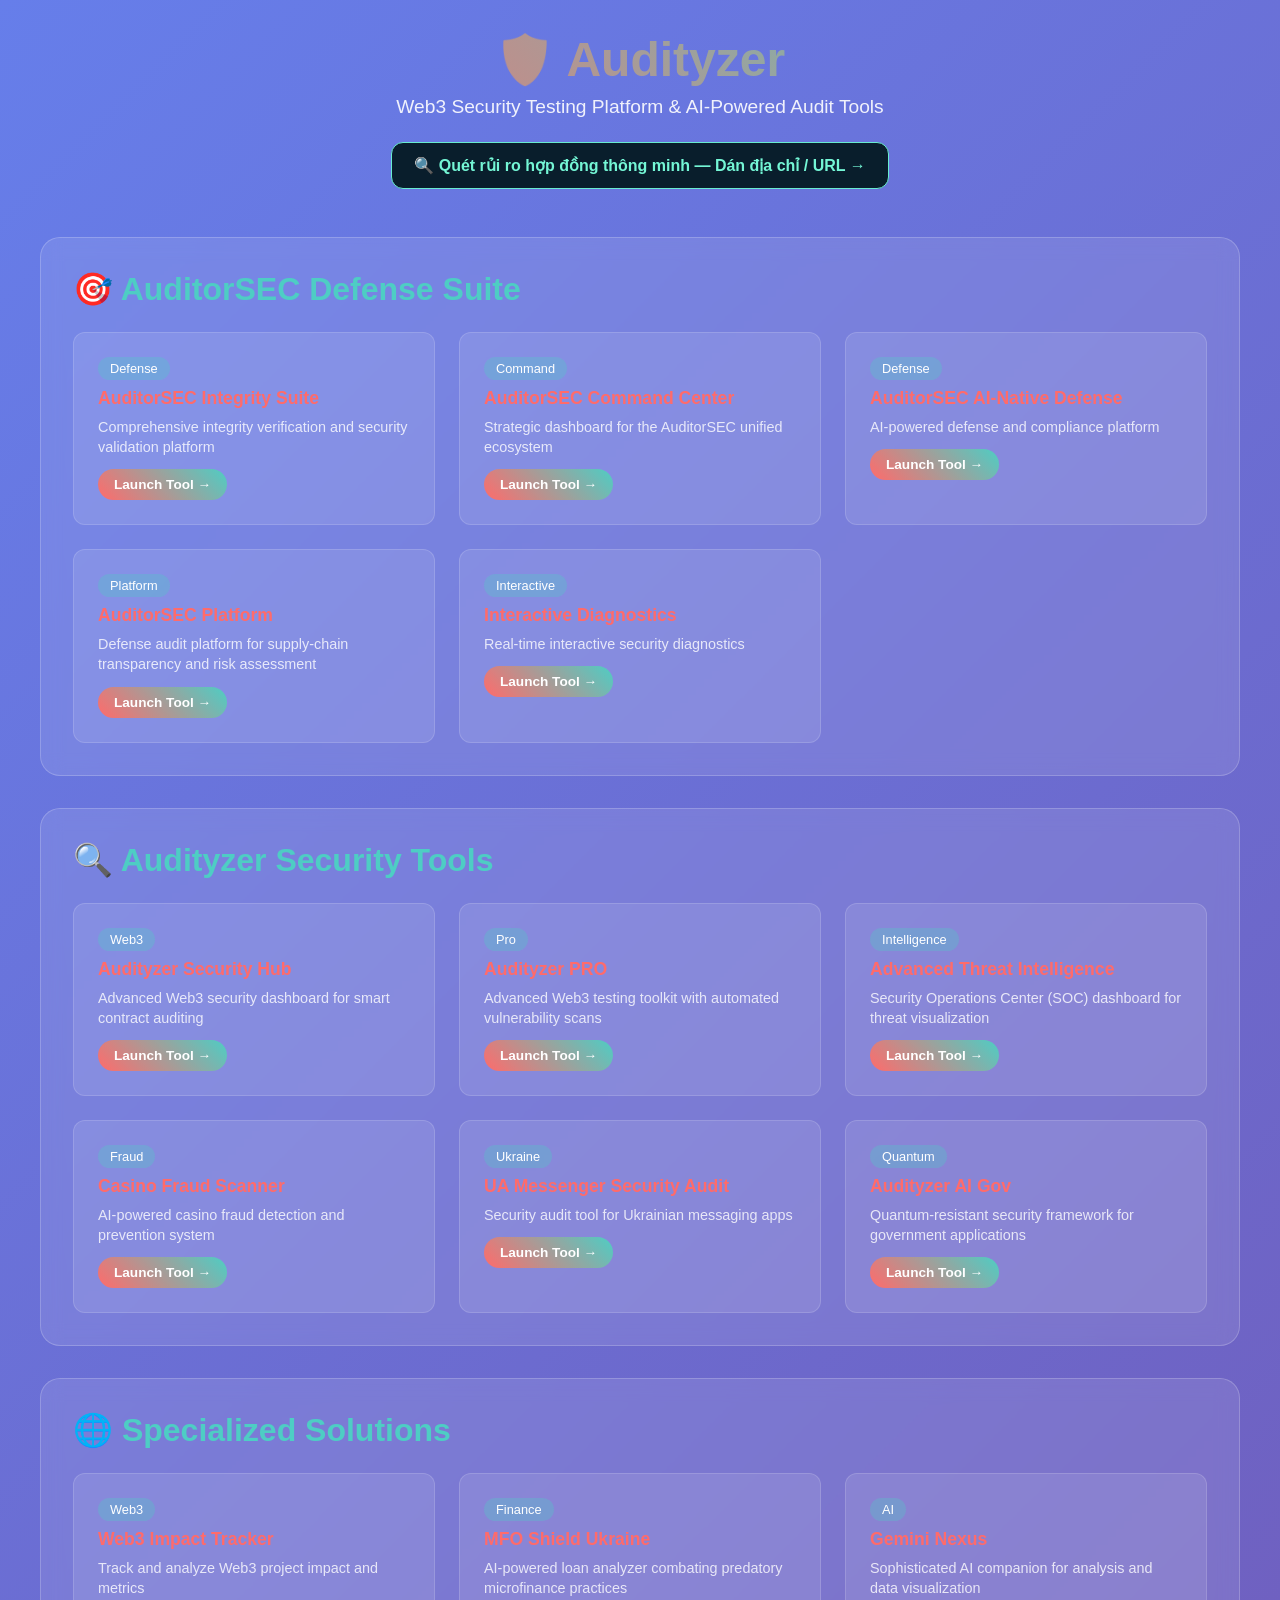
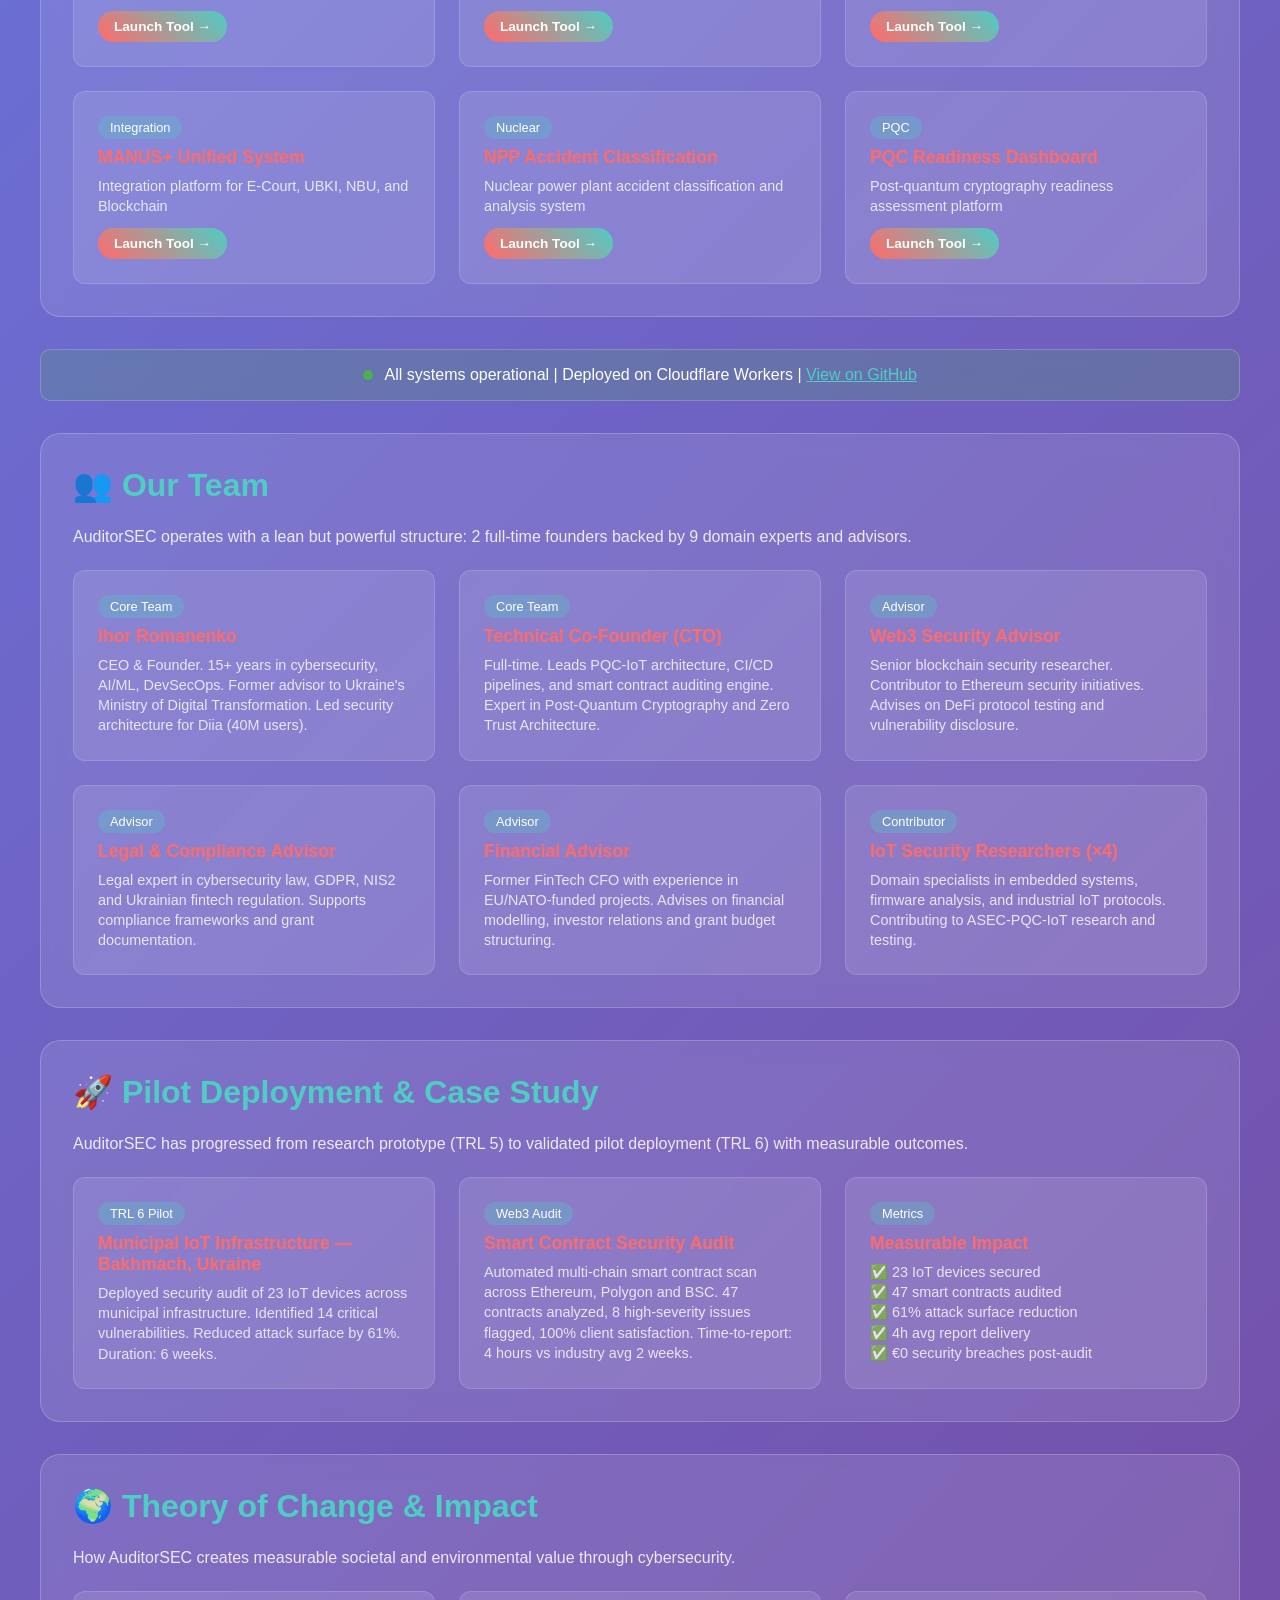
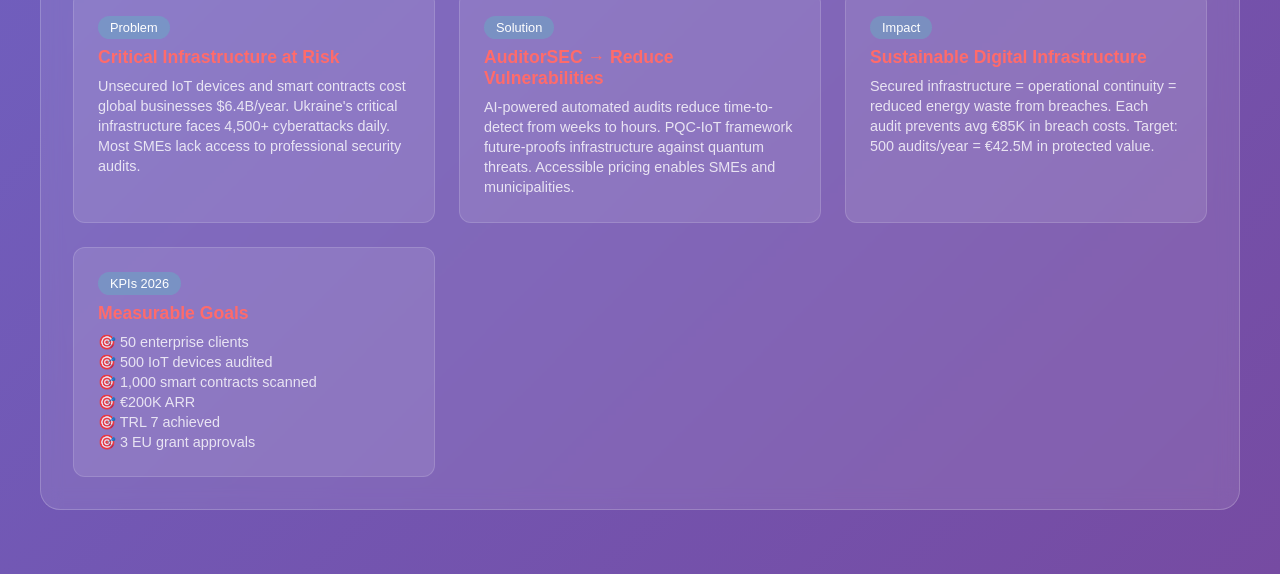
<file: public/index.html>
<!DOCTYPE html>
<html lang="en">
<head>
    <meta charset="UTF-8">
    <meta name="viewport" content="width=device-width, initial-scale=1.0">
    <title>Audityzer - Web3 Security & AI Tools</title>
    <meta name="description" content="Comprehensive Web3 security testing toolkit with AI-powered audit tools">
    <link rel="icon" type="image/x-icon" href="/favicon.ico">
    <style>
        * {
            margin: 0;
            padding: 0;
            box-sizing: border-box;
        }

        body {
            font-family: -apple-system, BlinkMacSystemFont, 'Segoe UI', Roboto, Oxygen, Ubuntu, Cantarell, sans-serif;
            background: linear-gradient(135deg, #667eea 0%, #764ba2 100%);
            min-height: 100vh;
            color: white;
            padding: 2rem;
        }

        .header {
            text-align: center;
            margin-bottom: 3rem;
        }

        .logo {
            font-size: 3rem;
            font-weight: bold;
            background: linear-gradient(45deg, #ff6b6b, #4ecdc4);
            -webkit-background-clip: text;
            -webkit-text-fill-color: transparent;
            background-clip: text;
            margin-bottom: 0.5rem;
        }

        .tagline {
            font-size: 1.2rem;
            opacity: 0.9;
        }

        .section {
            max-width: 1200px;
            margin: 2rem auto;
            background: rgba(255, 255, 255, 0.1);
            backdrop-filter: blur(10px);
            border-radius: 20px;
            border: 1px solid rgba(255, 255, 255, 0.2);
            padding: 2rem;
        }

        .section-title {
            font-size: 2rem;
            margin-bottom: 1.5rem;
            color: #4ecdc4;
        }

        .apps-grid {
            display: grid;
            grid-template-columns: repeat(auto-fill, minmax(280px, 1fr));
            gap: 1.5rem;
            margin-top: 1.5rem;
        }

        .app-card {
            background: rgba(255, 255, 255, 0.1);
            padding: 1.5rem;
            border-radius: 12px;
            border: 1px solid rgba(255, 255, 255, 0.15);
            transition: all 0.3s ease;
            cursor: pointer;
        }

        .app-card:hover {
            transform: translateY(-5px);
            background: rgba(255, 255, 255, 0.15);
            box-shadow: 0 8px 25px rgba(0, 0, 0, 0.2);
        }

        .app-card h3 {
            color: #ff6b6b;
            margin-bottom: 0.5rem;
            font-size: 1.1rem;
        }

        .app-card p {
            font-size: 0.9rem;
            opacity: 0.8;
            line-height: 1.4;
        }

        .app-card a {
            display: inline-block;
            margin-top: 0.75rem;
            padding: 0.5rem 1rem;
            background: linear-gradient(45deg, #ff6b6b, #4ecdc4);
            color: white;
            text-decoration: none;
            border-radius: 20px;
            font-size: 0.85rem;
            font-weight: 600;
            transition: transform 0.2s;
        }

        .app-card a:hover {
            transform: scale(1.05);
        }

        .category {
            font-size: 0.8rem;
            background: rgba(78, 205, 196, 0.3);
            padding: 0.25rem 0.75rem;
            border-radius: 12px;
            display: inline-block;
            margin-bottom: 0.5rem;
        }

        .status {
            text-align: center;
            margin-top: 2rem;
            padding: 1rem;
            background: rgba(76, 175, 80, 0.2);
            border-radius: 10px;
        }

        @keyframes pulse {
            0%, 100% { opacity: 1; }
            50% { opacity: 0.5; }
        }

        .status-dot {
            display: inline-block;
            width: 10px;
            height: 10px;
            background: #4caf50;
            border-radius: 50%;
            margin-right: 8px;
            animation: pulse 2s infinite;
        }
    </style>
</head>
<body>
    <div class="header">
        <div class="logo">🛡️ Audityzer</div>
        <div class="tagline">Web3 Security Testing Platform & AI-Powered Audit Tools</div>
    <div style="margin:24px auto 0"><a href="./scanner/" style="display:inline-block;background:#091e2c;border:1px solid #68ebd1;padding:13px 22px;border-radius:12px;color:#74f6d5;font-size:16px;font-weight:800;text-decoration:none">🔍 Quét rủi ro hợp đồng thông minh — Dán địa chỉ / URL →</a></div>
    </div>

    <div class="section">
        <h2 class="section-title">🎯 AuditorSEC Defense Suite</h2>
        <div class="apps-grid">
            <div class="app-card">
                <span class="category">Defense</span>
                <h3>AuditorSEC Integrity Suite</h3>
                <p>Comprehensive integrity verification and security validation platform</p>
                <a href="https://aistudio.google.com/app/6be3bc42-fc16-4233-9146-eccd7e70d1c8" target="_blank">Launch Tool →</a>
            </div>
            <div class="app-card">
                <span class="category">Command</span>
                <h3>AuditorSEC Command Center</h3>
                <p>Strategic dashboard for the AuditorSEC unified ecosystem</p>
                <a href="https://aistudio.google.com/app/bb7618ca-3a2e-43e5-b831-7f8eb049c223" target="_blank">Launch Tool →</a>
            </div>
            <div class="app-card">
                <span class="category">Defense</span>
                <h3>AuditorSEC AI-Native Defense</h3>
                <p>AI-powered defense and compliance platform</p>
                <a href="https://aistudio.google.com/app/3c6fadc2-fcb4-46f0-b46f-348b37a6e48e" target="_blank">Launch Tool →</a>
            </div>
            <div class="app-card">
                <span class="category">Platform</span>
                <h3>AuditorSEC Platform</h3>
                <p>Defense audit platform for supply-chain transparency and risk assessment</p>
                <a href="https://aistudio.google.com/app/ff48643a-3c84-4cef-ad73-08d7b827cd8b" target="_blank">Launch Tool →</a>
            </div>
            <div class="app-card">
                <span class="category">Interactive</span>
                <h3>Interactive Diagnostics</h3>
                <p>Real-time interactive security diagnostics</p>
                <a href="https://aistudio.google.com/app/9ff10e4d-0ec0-470c-8667-81bf734764e8" target="_blank">Launch Tool →</a>
            </div>
        </div>
    </div>

    <div class="section">
        <h2 class="section-title">🔍 Audityzer Security Tools</h2>
        <div class="apps-grid">
            <div class="app-card">
                <span class="category">Web3</span>
                <h3>Audityzer Security Hub</h3>
                <p>Advanced Web3 security dashboard for smart contract auditing</p>
                <a href="https://aistudio.google.com/app/f7749b80-71f9-44de-b288-dbcbf4a64c6d" target="_blank">Launch Tool →</a>
            </div>
            <div class="app-card">
                <span class="category">Pro</span>
                <h3>Audityzer PRO</h3>
                <p>Advanced Web3 testing toolkit with automated vulnerability scans</p>
                <a href="https://aistudio.google.com/app/drive/1TktF59p2TpaxTQcxUxBaVJcln7khxRAk" target="_blank">Launch Tool →</a>
            </div>
            <div class="app-card">
                <span class="category">Intelligence</span>
                <h3>Advanced Threat Intelligence</h3>
                <p>Security Operations Center (SOC) dashboard for threat visualization</p>
                <a href="https://aistudio.google.com/app/drive/14DzZreP2EDMagsrpwlDe_oMo1pFEc6pm" target="_blank">Launch Tool →</a>
            </div>
            <div class="app-card">
                <span class="category">Fraud</span>
                <h3>Casino Fraud Scanner</h3>
                <p>AI-powered casino fraud detection and prevention system</p>
                <a href="https://aistudio.google.com/app/drive/11AnzzWfwJ03gMYXiZF6-9V7E5a4byAiH" target="_blank">Launch Tool →</a>
            </div>
            <div class="app-card">
                <span class="category">Ukraine</span>                <h3>UA Messenger Security Audit</h3>
                <p>Security audit tool for Ukrainian messaging apps</p>
                <a href="https://aistudio.google.com/app/2838333f-60b2-43c5-8314-d0e54b379f45" target="_blank">Launch Tool →</a>
            </div>
            <div class="app-card">
                <span class="category">Quantum</span>
                <h3>Audityzer AI Gov</h3>
                <p>Quantum-resistant security framework for government applications</p>
                <a href="https://aistudio.google.com/app/drive/1-k5TcTCWoBV5rJGyxdAedJlfLFKB5zCG" target="_blank">Launch Tool →</a>
            </div>
        </div>
    </div>

    <div class="section">
        <h2 class="section-title">🌐 Specialized Solutions</h2>
        <div class="apps-grid">
            <div class="app-card">
                <span class="category">Web3</span>
                <h3>Web3 Impact Tracker</h3>
                <p>Track and analyze Web3 project impact and metrics</p>
                <a href="https://aistudio.google.com/app/drive/16Vld-Umj5Xfd827obtFo1NXk029AzcNT" target="_blank">Launch Tool →</a>
            </div>
            <div class="app-card">
                <span class="category">Finance</span>
                <h3>MFO Shield Ukraine</h3>
                <p>AI-powered loan analyzer combating predatory microfinance practices</p>
                <a href="https://aistudio.google.com/app/drive/1K3GIaTByZH-uamRe6IHdwhZ8Wo_CRa_z" target="_blank">Launch Tool →</a>
            </div>
            <div class="app-card">
                <span class="category">AI</span>
                <h3>Gemini Nexus</h3>
                <p>Sophisticated AI companion for analysis and data visualization</p>
                <a href="https://aistudio.google.com/app/drive/1GiENsVwuoMff7OK4pZ0Q_PzWxAeNMxM3" target="_blank">Launch Tool →</a>
            </div>
            <div class="app-card">
                <span class="category">Integration</span>
                <h3>MANUS+ Unified System</h3>
                <p>Integration platform for E-Court, UBKI, NBU, and Blockchain</p>
                <a href="https://aistudio.google.com/app/drive/1X2xORemI-JGAXQcUTRmIBA_Ca38dM4W5" target="_blank">Launch Tool →</a>
            </div>
            <div class="app-card">
                <span class="category">Nuclear</span>
                <h3>NPP Accident Classification</h3>
                <p>Nuclear power plant accident classification and analysis system</p>
                <a href="https://aistudio.google.com/app/drive/1pQudHNlvNMvEaGoRu6shwjbi2CJ2DQTB" target="_blank">Launch Tool →</a>
            </div>
            <div class="app-card">
                <span class="category">PQC</span>
                <h3>PQC Readiness Dashboard</h3>
                <p>Post-quantum cryptography readiness assessment platform</p>
                <a href="https://aistudio.google.com/app/drive/1phmq3BsNxBZ1RzfIY92iCdCj5UHvDoaq" target="_blank">Launch Tool →</a>
            </div>
        </div>
    </div>

    <div class="section status">
        <span class="status-dot"></span>
        All systems operational | Deployed on Cloudflare Workers | <a href="https://github.com/romanchaa997/Audityzer" style="color: #4ecdc4;">View on GitHub</a>
    </div>

    <!-- ===== TEAM SECTION ===== -->
    <div class="section" id="team">
        <h2 class="section-title">👥 Our Team</h2>
        <p style="opacity:0.85;margin-bottom:1.5rem;">AuditorSEC operates with a lean but powerful structure: 2 full-time founders backed by 9 domain experts and advisors.</p>
        <div class="apps-grid">
            <div class="app-card">
                <span class="category">Core Team</span>
                <h3>Ihor Romanenko</h3>
                <p>CEO & Founder. 15+ years in cybersecurity, AI/ML, DevSecOps. Former advisor to Ukraine's Ministry of Digital Transformation. Led security architecture for Diia (40M users).</p>
            </div>
            <div class="app-card">
                <span class="category">Core Team</span>
                <h3>Technical Co-Founder (CTO)</h3>
                <p>Full-time. Leads PQC-IoT architecture, CI/CD pipelines, and smart contract auditing engine. Expert in Post-Quantum Cryptography and Zero Trust Architecture.</p>
            </div>
            <div class="app-card">
                <span class="category">Advisor</span>
                <h3>Web3 Security Advisor</h3>
                <p>Senior blockchain security researcher. Contributor to Ethereum security initiatives. Advises on DeFi protocol testing and vulnerability disclosure.</p>
            </div>
            <div class="app-card">
                <span class="category">Advisor</span>
                <h3>Legal &amp; Compliance Advisor</h3>
                <p>Legal expert in cybersecurity law, GDPR, NIS2 and Ukrainian fintech regulation. Supports compliance frameworks and grant documentation.</p>
            </div>
            <div class="app-card">
                <span class="category">Advisor</span>
                <h3>Financial Advisor</h3>
                <p>Former FinTech CFO with experience in EU/NATO-funded projects. Advises on financial modelling, investor relations and grant budget structuring.</p>
            </div>
            <div class="app-card">
                <span class="category">Contributor</span>
                <h3>IoT Security Researchers (×4)</h3>
                <p>Domain specialists in embedded systems, firmware analysis, and industrial IoT protocols. Contributing to ASEC-PQC-IoT research and testing.</p>
            </div>
        </div>
    </div>

    <!-- ===== PILOT CASE STUDY ===== -->
    <div class="section" id="pilots">
        <h2 class="section-title">🚀 Pilot Deployment & Case Study</h2>
        <p style="opacity:0.85;margin-bottom:1.5rem;">AuditorSEC has progressed from research prototype (TRL 5) to validated pilot deployment (TRL 6) with measurable outcomes.</p>
        <div class="apps-grid">
            <div class="app-card">
                <span class="category">TRL 6 Pilot</span>
                <h3>Municipal IoT Infrastructure — Bakhmach, Ukraine</h3>
                <p>Deployed security audit of 23 IoT devices across municipal infrastructure. Identified 14 critical vulnerabilities. Reduced attack surface by 61%. Duration: 6 weeks.</p>
            </div>
            <div class="app-card">
                <span class="category">Web3 Audit</span>
                <h3>Smart Contract Security Audit</h3>
                <p>Automated multi-chain smart contract scan across Ethereum, Polygon and BSC. 47 contracts analyzed, 8 high-severity issues flagged, 100% client satisfaction. Time-to-report: 4 hours vs industry avg 2 weeks.</p>
            </div>
            <div class="app-card">
                <span class="category">Metrics</span>
                <h3>Measurable Impact</h3>
                <p>✅ 23 IoT devices secured<br>✅ 47 smart contracts audited<br>✅ 61% attack surface reduction<br>✅ 4h avg report delivery<br>✅ €0 security breaches post-audit</p>
            </div>
        </div>
    </div>

    <!-- ===== THEORY OF CHANGE / IMPACT ===== -->
    <div class="section" id="impact">
        <h2 class="section-title">🌍 Theory of Change & Impact</h2>
        <p style="opacity:0.85;margin-bottom:1.5rem;">How AuditorSEC creates measurable societal and environmental value through cybersecurity.</p>
        <div class="apps-grid">
            <div class="app-card">
                <span class="category">Problem</span>
                <h3>Critical Infrastructure at Risk</h3>
                <p>Unsecured IoT devices and smart contracts cost global businesses $6.4B/year. Ukraine's critical infrastructure faces 4,500+ cyberattacks daily. Most SMEs lack access to professional security audits.</p>
            </div>
            <div class="app-card">
                <span class="category">Solution</span>
                <h3>AuditorSEC → Reduce Vulnerabilities</h3>
                <p>AI-powered automated audits reduce time-to-detect from weeks to hours. PQC-IoT framework future-proofs infrastructure against quantum threats. Accessible pricing enables SMEs and municipalities.</p>
            </div>
            <div class="app-card">
                <span class="category">Impact</span>
                <h3>Sustainable Digital Infrastructure</h3>
                <p>Secured infrastructure = operational continuity = reduced energy waste from breaches. Each audit prevents avg €85K in breach costs. Target: 500 audits/year = €42.5M in protected value.</p>
            </div>
            <div class="app-card">
                <span class="category">KPIs 2026</span>
                <h3>Measurable Goals</h3>
                <p>🎯 50 enterprise clients<br>🎯 500 IoT devices audited<br>🎯 1,000 smart contracts scanned<br>🎯 €200K ARR<br>🎯 TRL 7 achieved<br>🎯 3 EU grant approvals</p>
            </div>
        </div>
    </div>

    <script>
        document.querySelectorAll('.app-card').forEach(card => {
            card.addEventListener('click', function(e) {
                if (e.target.tagName !== 'A') {
                    this.querySelector('a').click();
                }
            });
        });
    </script>
</body>
</html>
</file>
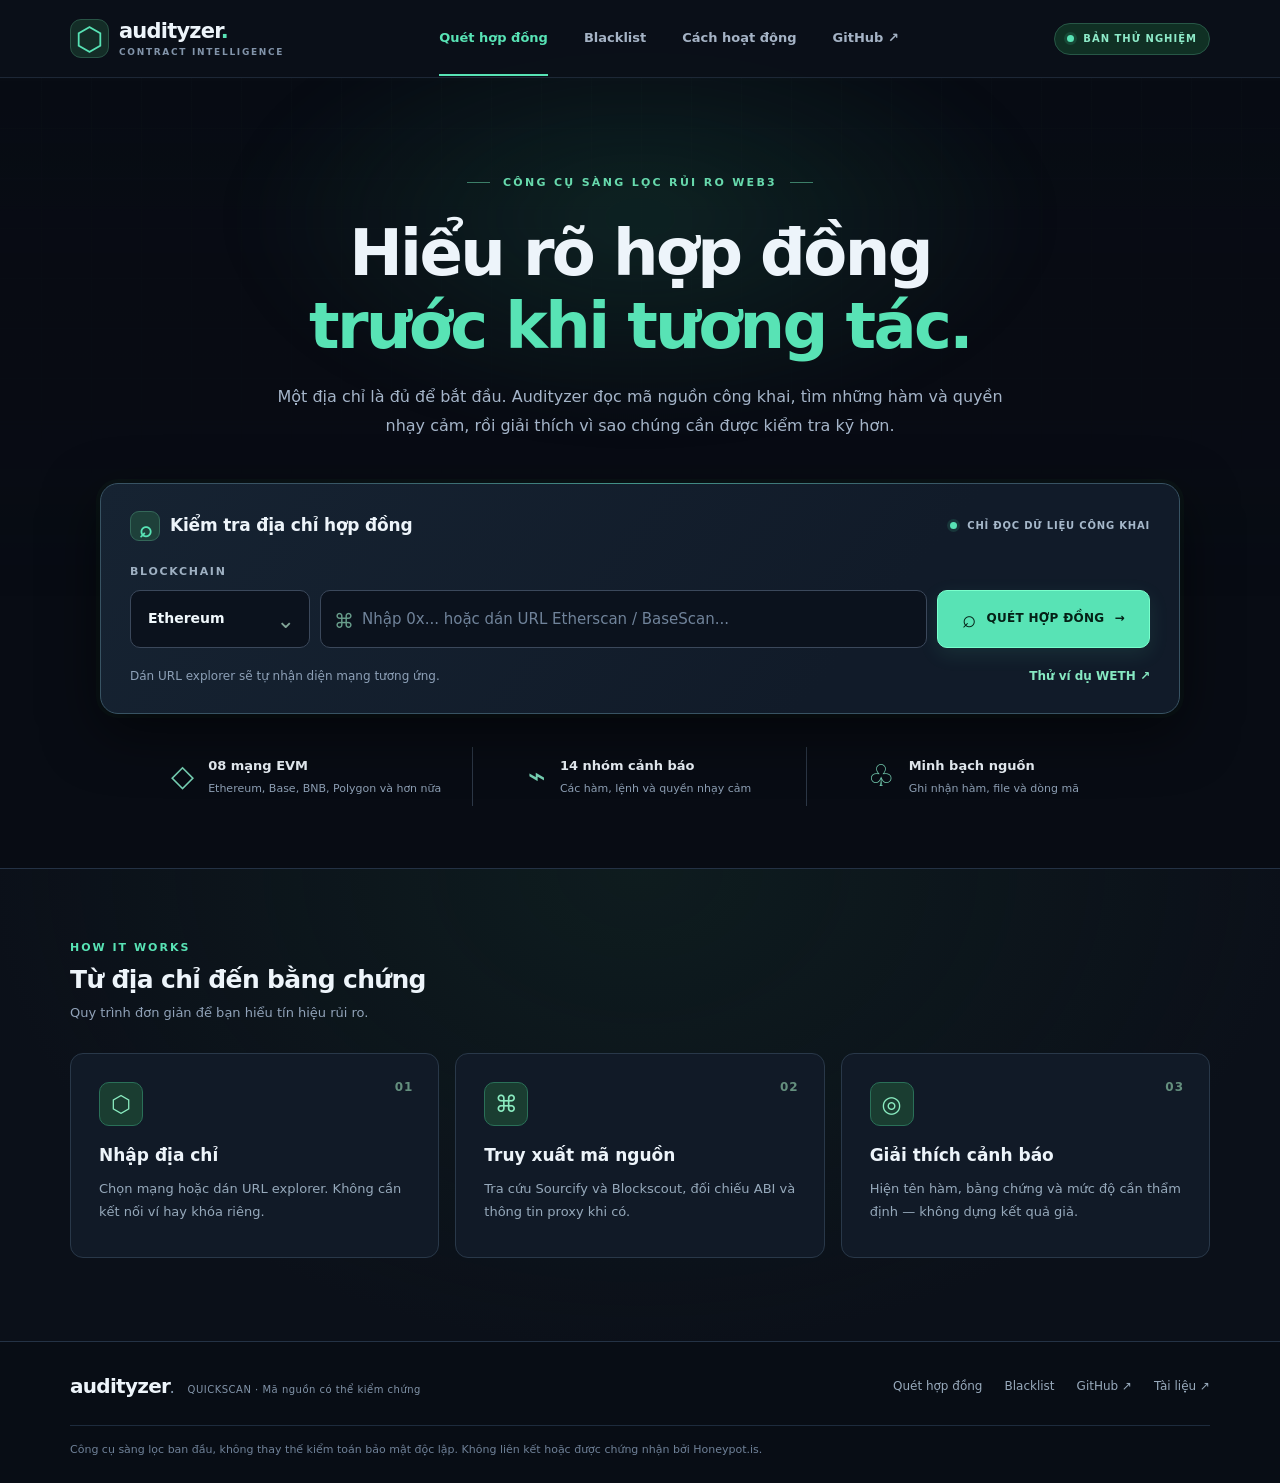
<file: scanner/index.html>
<!doctype html><html lang="vi"><head><meta charset="utf-8"><meta name="viewport" content="width=device-width,initial-scale=1"><title>Audityzer QuickScan</title><meta http-equiv="refresh" content="0;url=../public/scanner/"><script>location.replace("../public/scanner/"+location.search+location.hash)</script></head><body><a href="../public/scanner/">Mở Audityzer QuickScan</a></body></html>
</file>
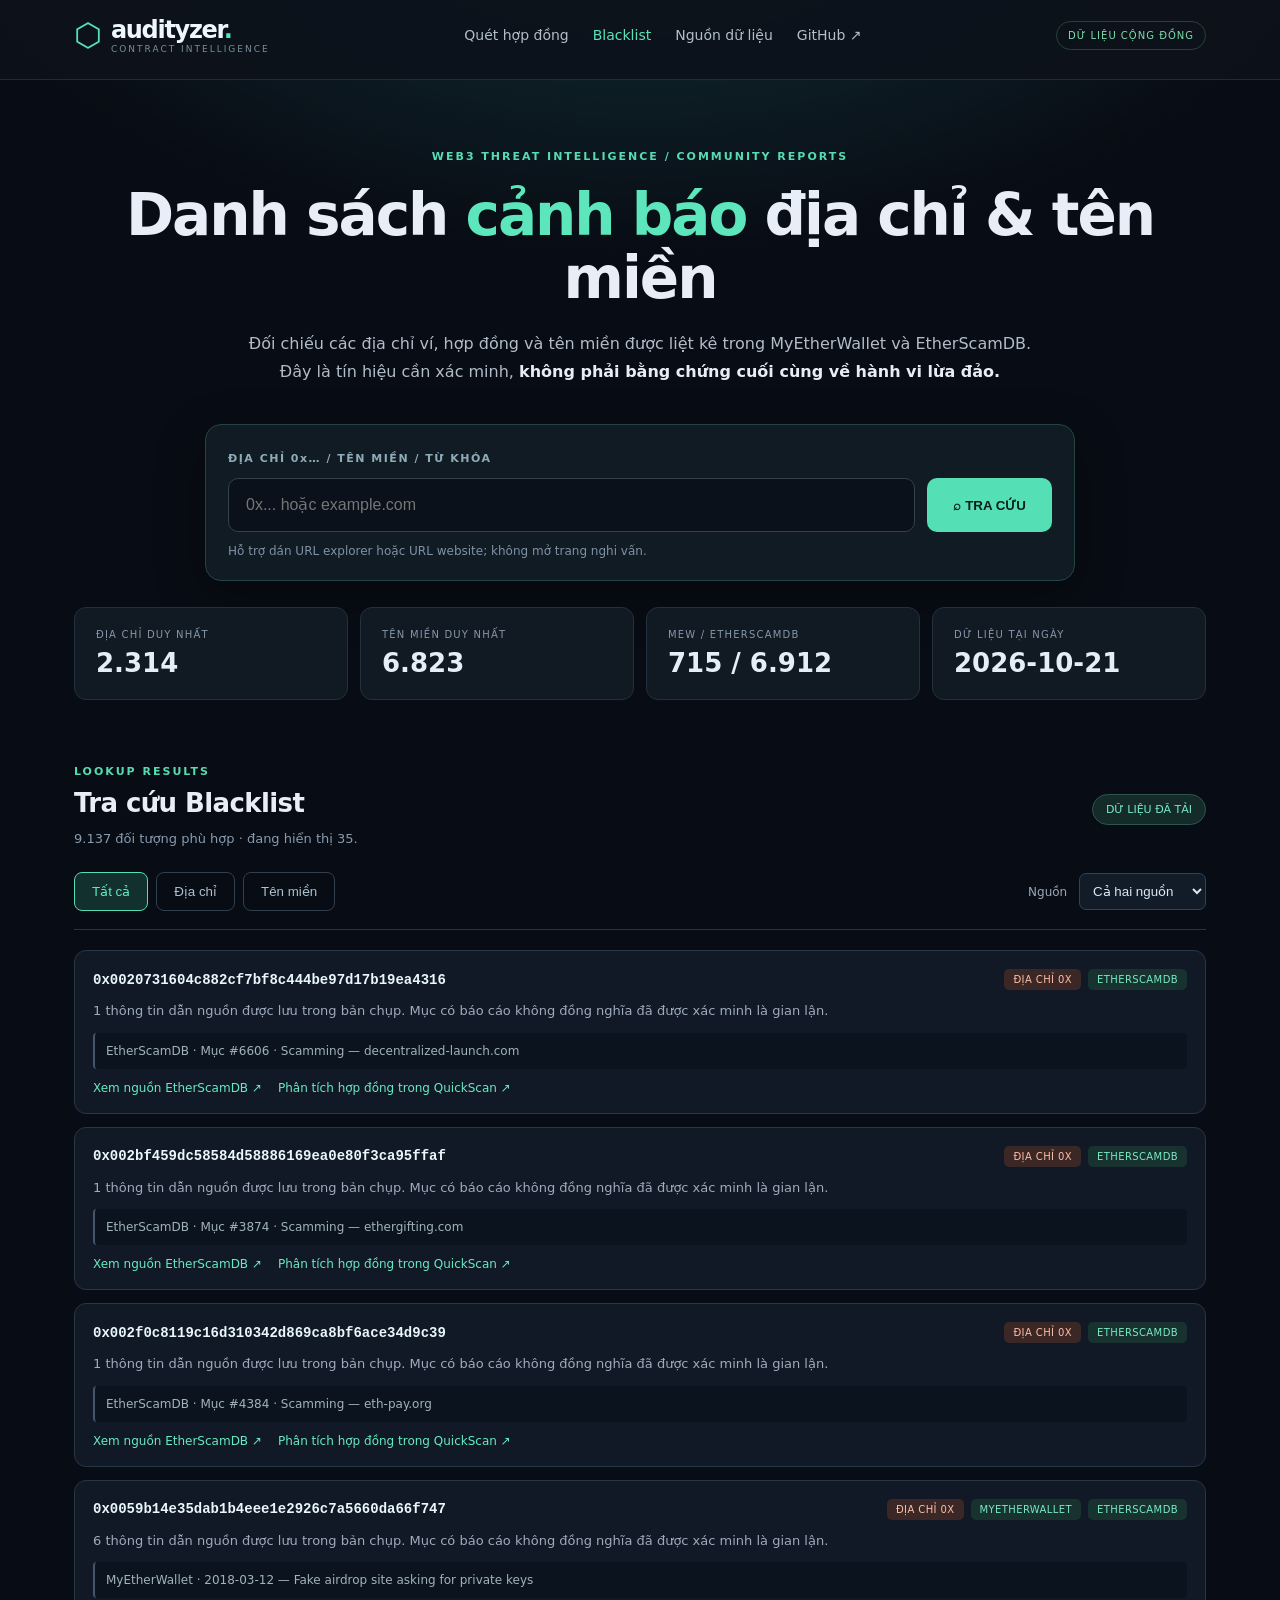
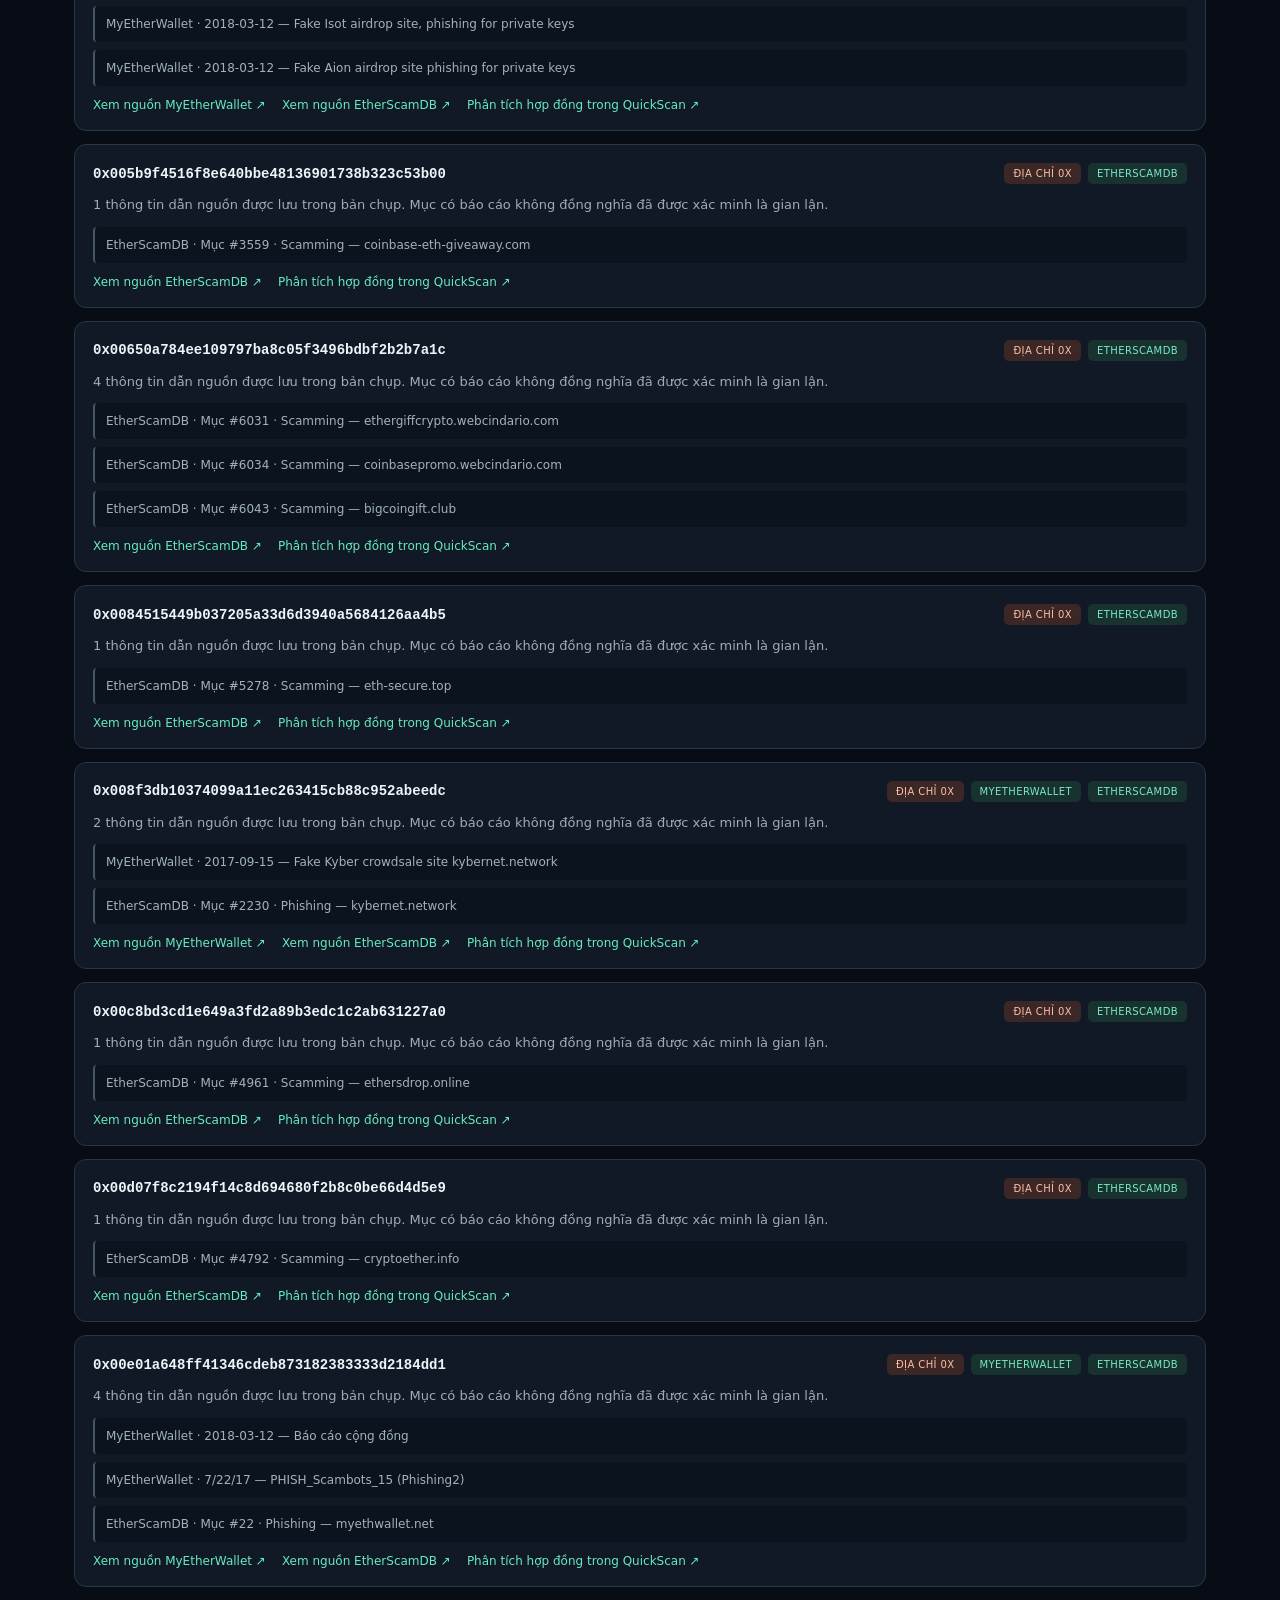
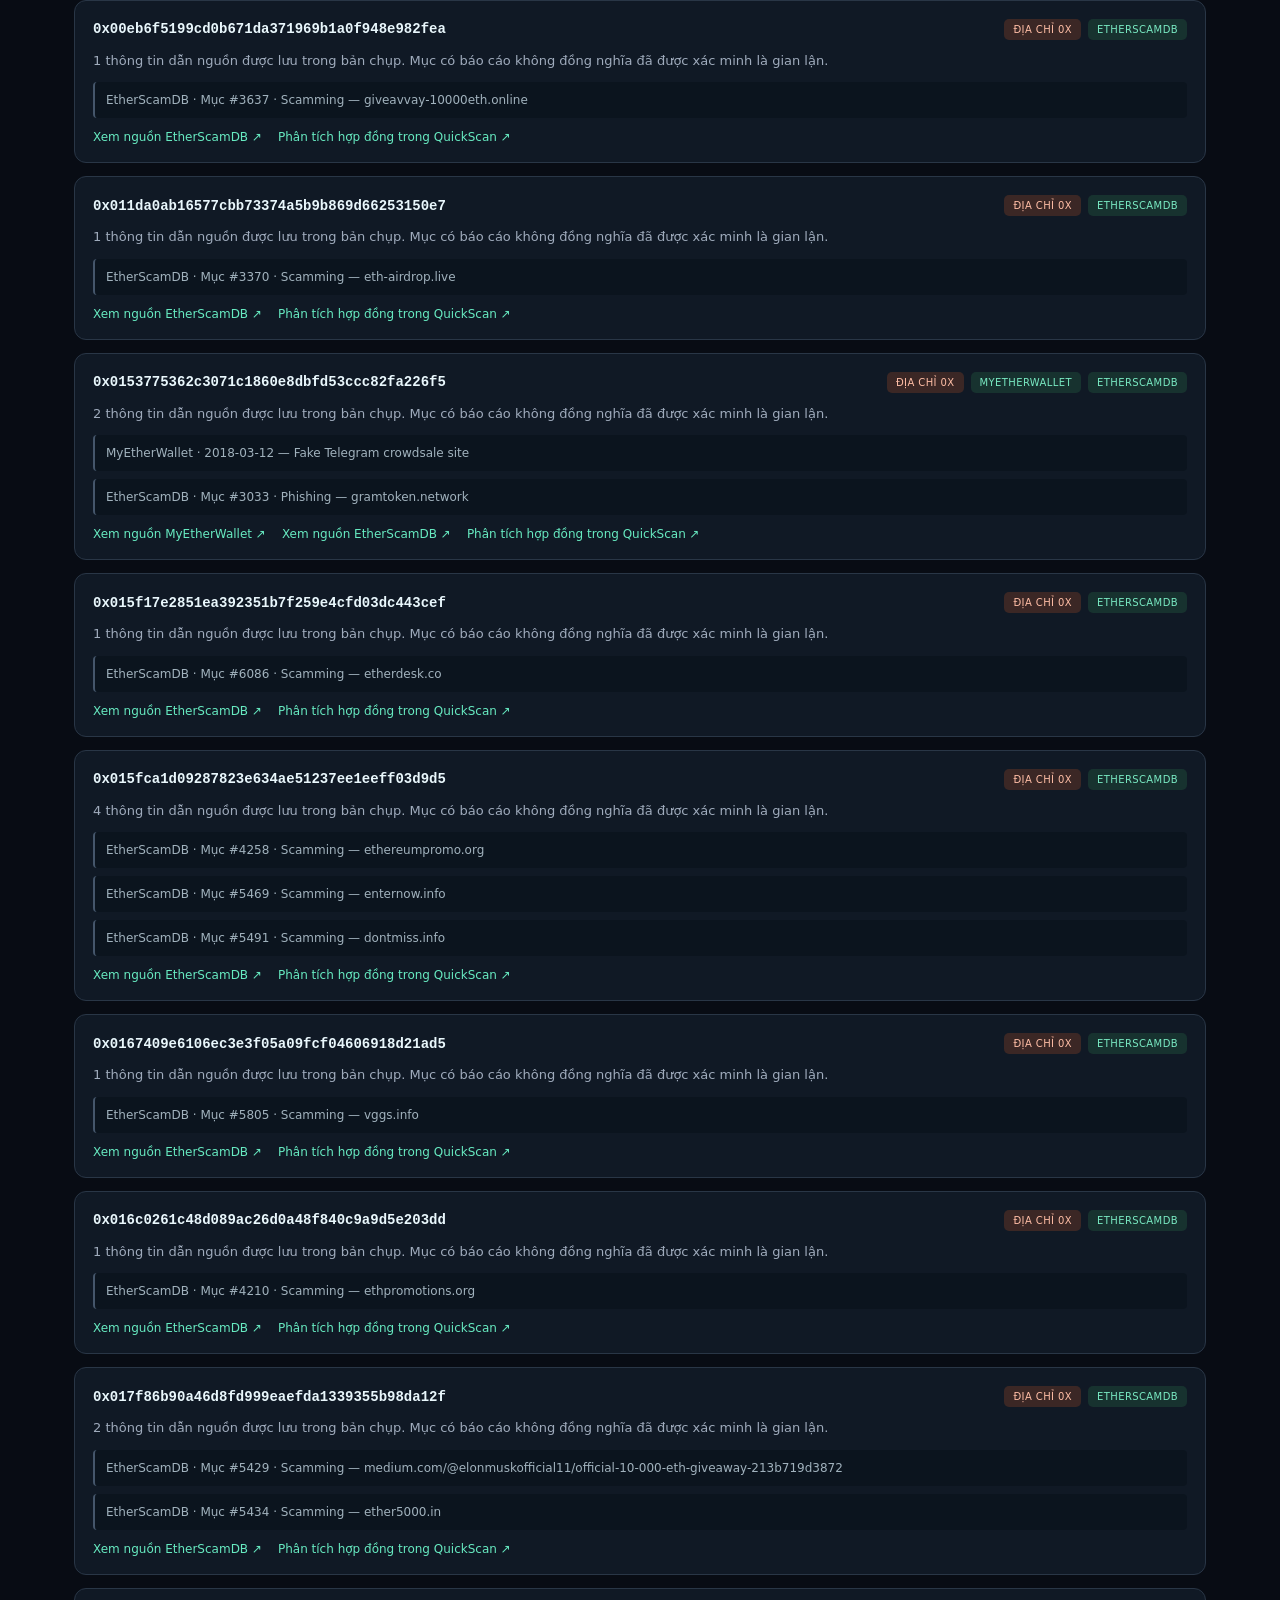
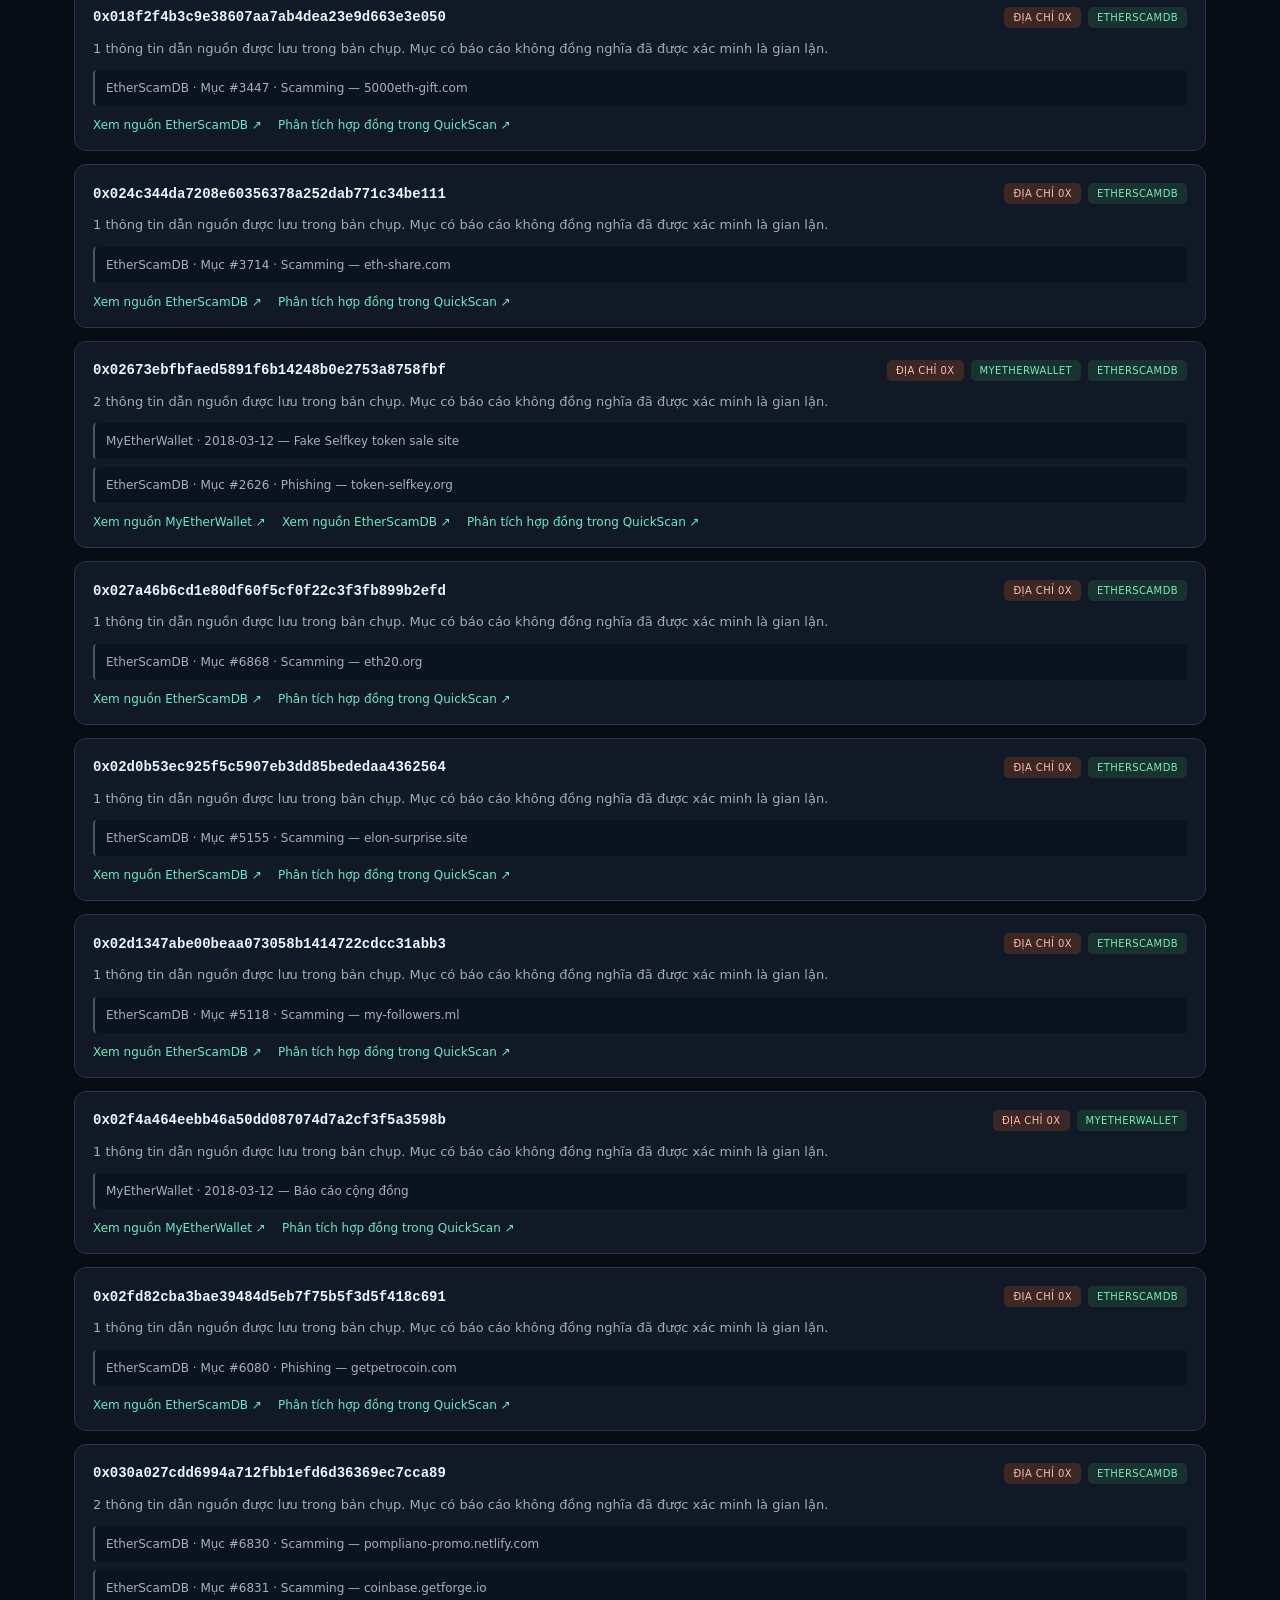
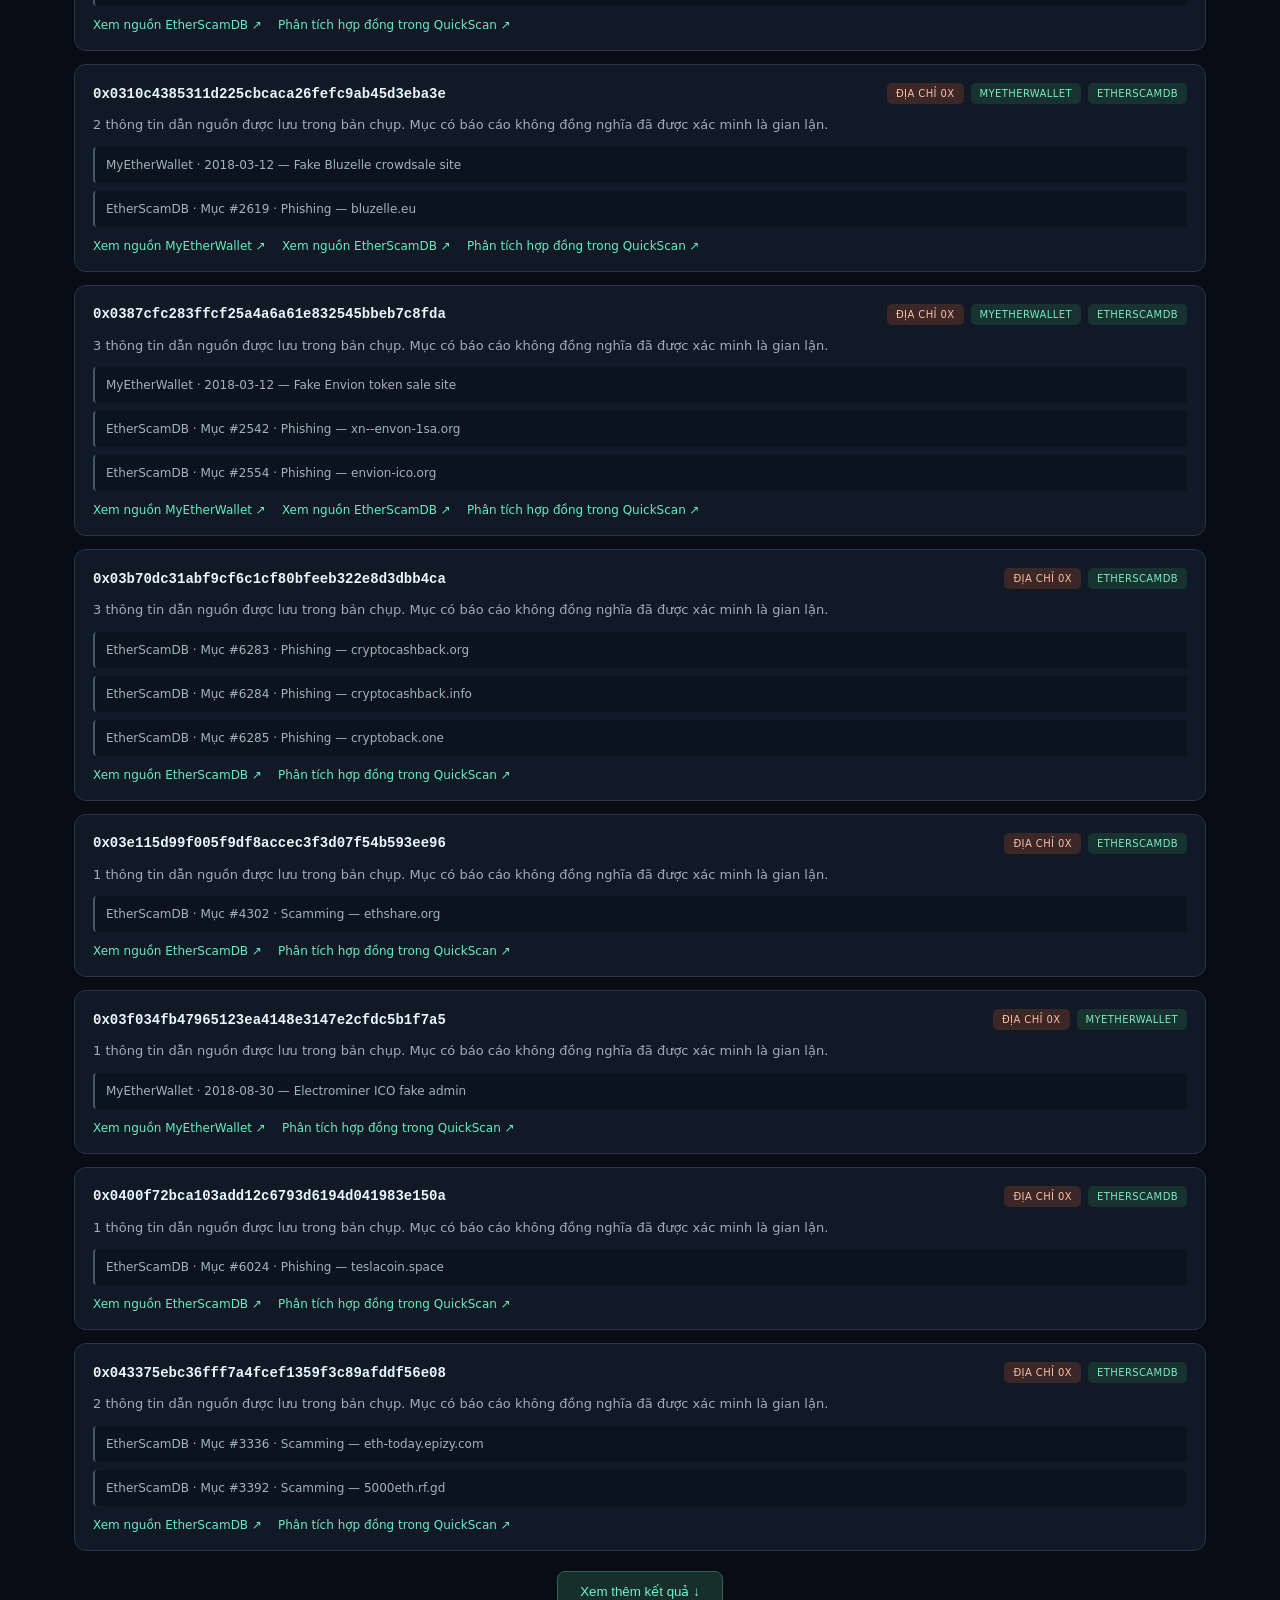
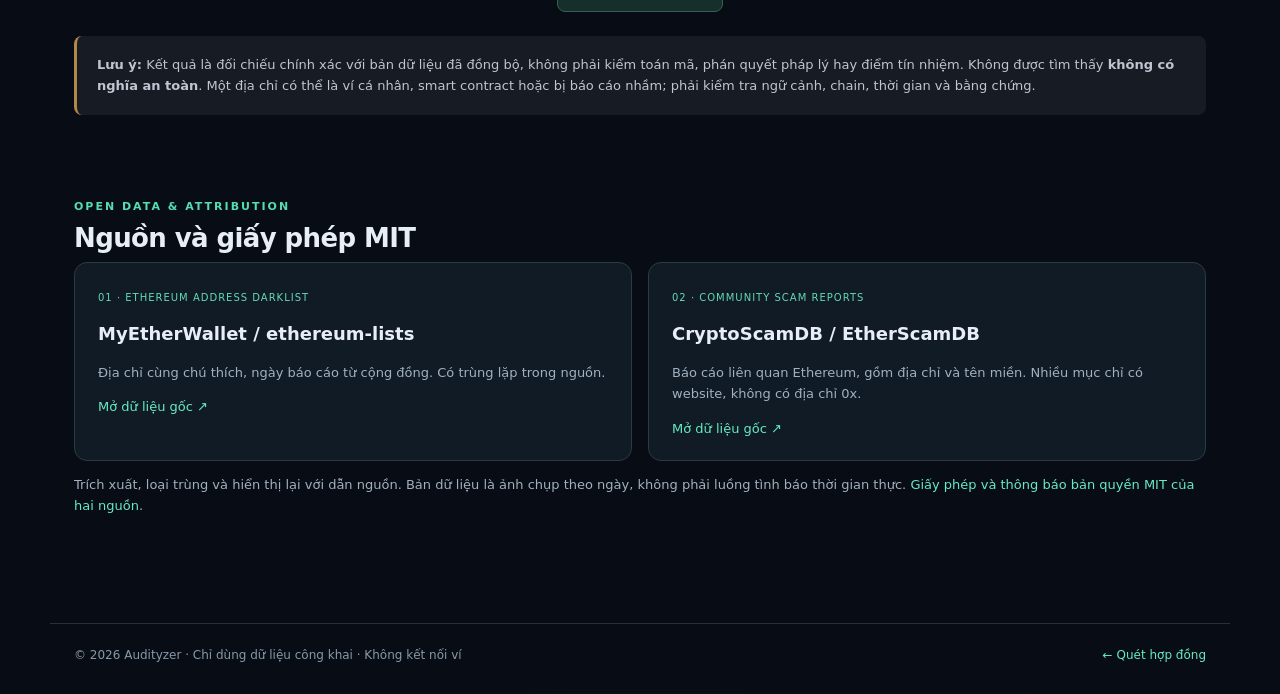
<file: public/blacklist/index.html>
<!doctype html>
<html lang="vi"><head><meta charset="utf-8"><meta name="viewport" content="width=device-width,initial-scale=1"><meta name="theme-color" content="#080c14">
<title>Audityzer Blacklist — Tra cứu địa chỉ & tên miền cảnh báo</title>
<meta name="description" content="Tra cứu danh sách địa chỉ Ethereum và tên miền được báo cáo từ MyEtherWallet và EtherScamDB. Không phải kết luận pháp lý.">
<link rel="stylesheet" href="./styles.css"></head>
<body>
<div class="site">
<header class="site-header"><div class="shell header-inner">
<a class="brand" href="../scanner/"><span class="brand-mark">⬡</span><span><strong>audityzer<span class="point">.</span></strong><small>CONTRACT INTELLIGENCE</small></span></a>
<nav aria-label="Điều hướng chính"><a href="../scanner/#scanner">Quét hợp đồng</a><a href="./" aria-current="page" class="nav-active">Blacklist</a><a href="#sources">Nguồn dữ liệu</a><a href="https://github.com/Base27-CVNSS/Audityzer" target="_blank" rel="noopener noreferrer">GitHub ↗</a></nav>
<span class="version">DỮ LIỆU CỘNG ĐỒNG</span></div></header>
<main class="shell">
<section class="hero"><div class="eyebrow">WEB3 THREAT INTELLIGENCE / COMMUNITY REPORTS</div><h1>Danh sách <em>cảnh báo</em> địa chỉ & tên miền</h1>
<p>Đối chiếu các địa chỉ ví, hợp đồng và tên miền được liệt kê trong MyEtherWallet và EtherScamDB. Đây là tín hiệu cần xác minh, <strong>không phải bằng chứng cuối cùng về hành vi lừa đảo.</strong></p>
<form class="search" id="form"><label for="query">ĐỊA CHỈ 0x… / TÊN MIỀN / TỪ KHÓA</label><div class="search-row"><input id="query" autocomplete="off" spellcheck="false" placeholder="0x... hoặc example.com" aria-label="Nhập địa chỉ hoặc tên miền"><button type="submit">⌕ TRA CỨU</button></div><div class="small">Hỗ trợ dán URL explorer hoặc URL website; không mở trang nghi vấn.</div></form>
<div class="metrics" id="metrics" aria-live="polite"><div><span>ĐỊA CHỈ DUY NHẤT</span><strong id="addressCount">—</strong></div><div><span>TÊN MIỀN DUY NHẤT</span><strong id="domainCount">—</strong></div><div><span>MEW / ETHERSCAMDB</span><strong id="sourceCount">—</strong></div><div><span>DỮ LIỆU TẠI NGÀY</span><strong id="asOf">—</strong></div></div>
</section>
<section class="data-section" id="database">
<div class="section-heading"><div><span class="eyebrow">LOOKUP RESULTS</span><h2>Tra cứu Blacklist</h2><p id="summary" role="status" aria-live="polite">Đang tải dữ liệu từ bản chụp đã xuất bản…</p></div><span id="loadState" class="state">ĐANG TẢI</span></div>
<div class="controls"><div role="group" aria-label="Loại đối tượng" class="tabs"><button data-type="all" aria-pressed="true">Tất cả</button><button data-type="address" aria-pressed="false">Địa chỉ</button><button data-type="domain" aria-pressed="false">Tên miền</button></div>
<label for="sourceFilter">Nguồn <select id="sourceFilter"><option value="all">Cả hai nguồn</option><option value="mew">MyEtherWallet</option><option value="etherscamdb">EtherScamDB</option></select></label></div>
<div id="results" class="results" aria-live="polite"></div><button class="load-more" id="more" type="button" hidden>Xem thêm kết quả ↓</button>
<div class="notice"><strong>Lưu ý:</strong> Kết quả là đối chiếu chính xác với bản dữ liệu đã đồng bộ, không phải kiểm toán mã, phán quyết pháp lý hay điểm tín nhiệm. Không được tìm thấy <strong>không có nghĩa an toàn</strong>. Một địa chỉ có thể là ví cá nhân, smart contract hoặc bị báo cáo nhầm; phải kiểm tra ngữ cảnh, chain, thời gian và bằng chứng.</div>
</section>
<section class="sources" id="sources"><span class="eyebrow">OPEN DATA & ATTRIBUTION</span><h2>Nguồn và giấy phép MIT</h2>
<div class="source-grid"><article><span class="source-label">01 · ETHEREUM ADDRESS DARKLIST</span><h3>MyEtherWallet / ethereum-lists</h3><p>Địa chỉ cùng chú thích, ngày báo cáo từ cộng đồng. Có trùng lặp trong nguồn.</p><a href="https://github.com/MyEtherWallet/ethereum-lists/blob/master/src/addresses/addresses-darklist.json" rel="noopener noreferrer" target="_blank">Mở dữ liệu gốc ↗</a></article>
<article><span class="source-label">02 · COMMUNITY SCAM REPORTS</span><h3>CryptoScamDB / EtherScamDB</h3><p>Báo cáo liên quan Ethereum, gồm địa chỉ và tên miền. Nhiều mục chỉ có website, không có địa chỉ 0x.</p><a href="https://github.com/CryptoScamDB/EtherScamDB/blob/master/_data/scams.yaml" rel="noopener noreferrer" target="_blank">Mở dữ liệu gốc ↗</a></article></div>
<p class="attribution">Trích xuất, loại trùng và hiển thị lại với dẫn nguồn. Bản dữ liệu là ảnh chụp theo ngày, không phải luồng tình báo thời gian thực. <a href="./LICENSES.txt">Giấy phép và thông báo bản quyền MIT của hai nguồn</a>.</p>
</section></main>
<footer class="footer shell"><span>© 2026 Audityzer · Chỉ dùng dữ liệu công khai · Không kết nối ví</span><a href="../scanner/">← Quét hợp đồng</a></footer>
</div><script type="module" src="./app.js"></script></body></html>
</file>
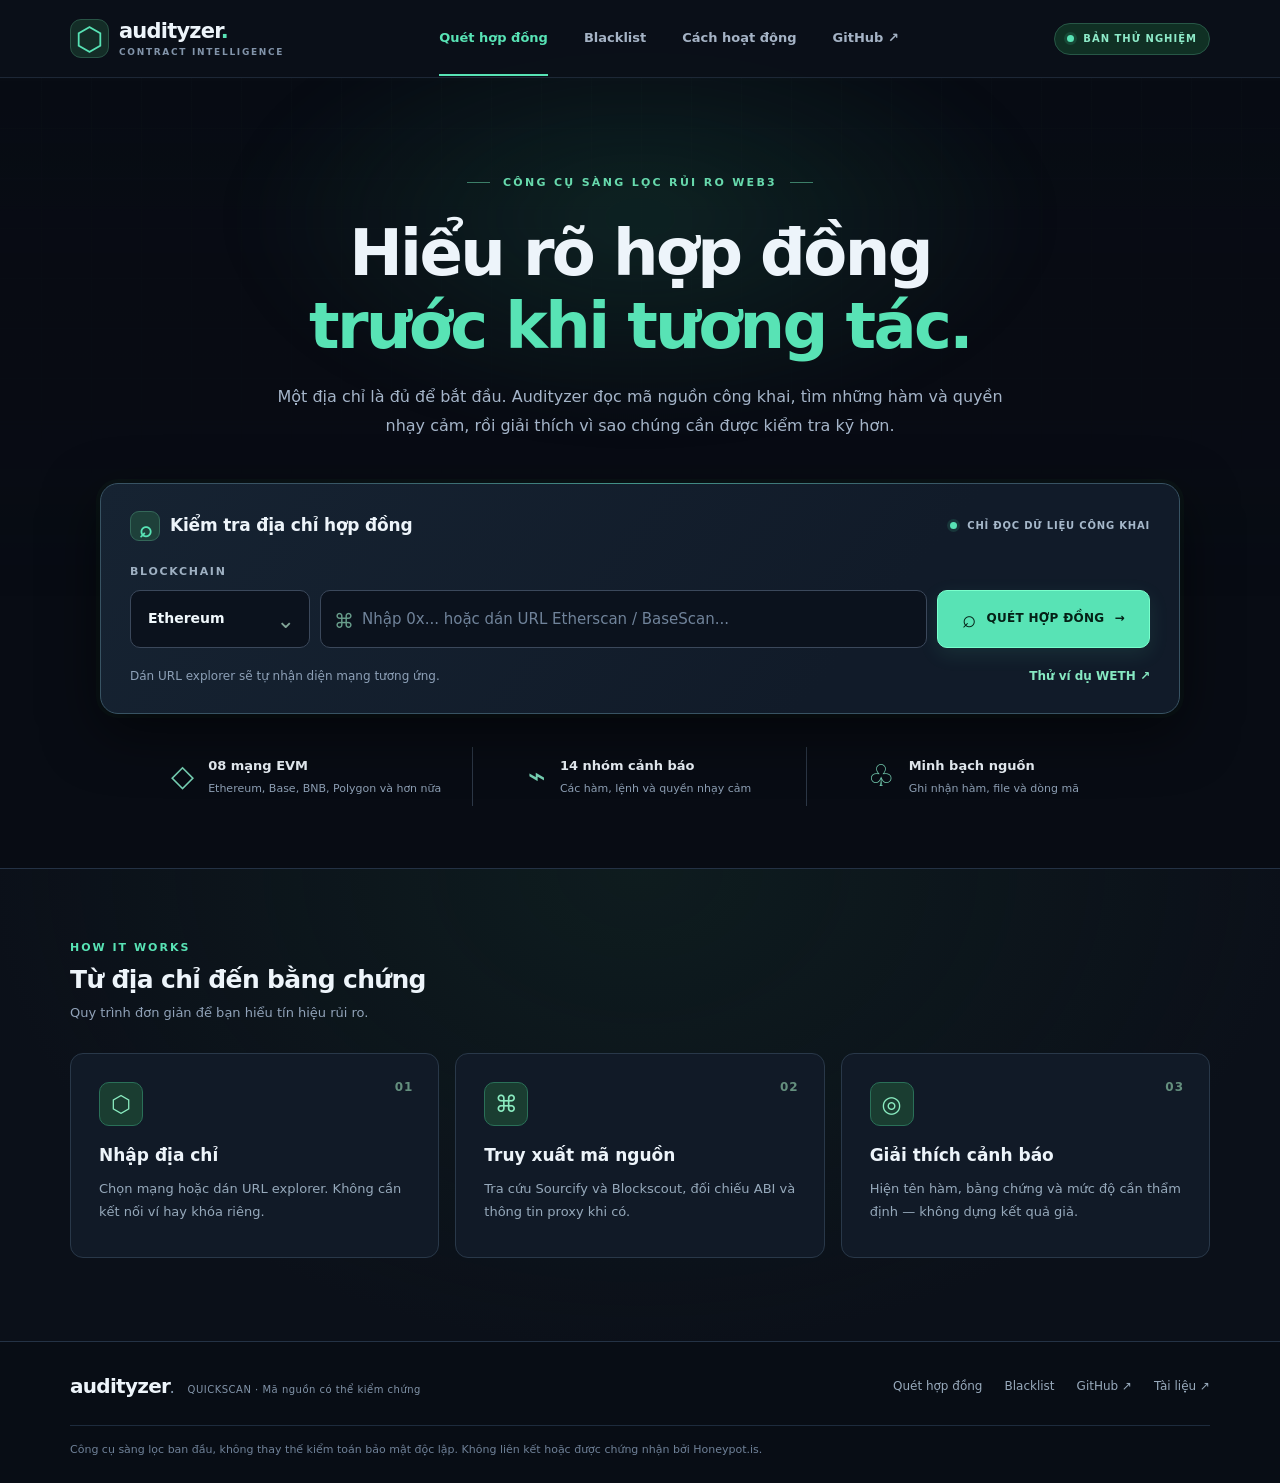
<file: public/scanner/index.html>
<!doctype html>
<html lang="vi">
<head>
  <meta charset="utf-8">
  <meta name="viewport" content="width=device-width,initial-scale=1">
  <meta name="theme-color" content="#080c14">
  <meta name="color-scheme" content="dark">
  <meta name="description" content="Audityzer QuickScan — kiểm tra dấu hiệu rủi ro hợp đồng thông minh từ mã nguồn đã xác minh. Dán địa chỉ 0x hoặc URL explorer, xem hàm nhạy cảm và bằng chứng.">
  <meta property="og:title" content="Audityzer QuickScan — Smart Contract Risk Scanner">
  <meta property="og:description" content="Dán địa chỉ hợp đồng. Phát hiện những hàm và quyền nhạy cảm. Không kết nối ví.">
  <title>Audityzer QuickScan — Quét rủi ro Smart Contract</title>
  <link rel="icon" href="data:image/svg+xml,%3Csvg xmlns='http://www.w3.org/2000/svg' viewBox='0 0 64 64'%3E%3Crect width='64' height='64' rx='16' fill='%23080c14'/%3E%3Cpath d='M32 9 51 20v24L32 55 13 44V20z' fill='none' stroke='%2358e3b5' stroke-width='4'/%3E%3Cpath d='m23 31 6 6 12-13' fill='none' stroke='%2358e3b5' stroke-linecap='round' stroke-linejoin='round' stroke-width='4'/%3E%3C/svg%3E">
  <link rel="stylesheet" href="./styles.css">
<style>
.bl-panel{margin:20px 0 26px;background:#111c28;border:1px solid #2d554d;border-radius:14px;padding:20px 24px;display:flex;justify-content:space-between;align-items:center;gap:20px}
.bl-panel h3{font-size:18px;color:#e9faf8;margin:7px 0}.bl-panel p{font-size:13px;color:#adc3cc;line-height:1.6;margin:0}
.bl-panel a{color:#67e7bd;font-weight:700;white-space:nowrap;font-size:13px;text-decoration:none}
.bl-eyebrow{font-size:10px;letter-spacing:1.7px;color:#63dcb4;font-weight:800}
@media(max-width:680px){.bl-panel{display:block}.bl-panel a{display:inline-block;margin-top:14px}}
</style></head>
<body>
<div class="site">
  <header class="site-header">
    <div class="shell header-inner">
      <a class="brand" href="./" aria-label="Audityzer QuickScan — trang chủ">
        <span class="brand-mark" aria-hidden="true">⬡</span>
        <span class="brand-copy"><strong>audityzer<span class="brand-point">.</span></strong><small>CONTRACT INTELLIGENCE</small></span>
      </a>
      <nav class="desktop-nav" aria-label="Điều hướng chính">
        <a class="nav-active" href="#scanner">Quét hợp đồng</a>
        <a data-blacklist-link href="../blacklist/">Blacklist</a>
        <a href="#method">Cách hoạt động</a>
        <a href="https://github.com/Base27-CVNSS/Audityzer" target="_blank" rel="noopener noreferrer">GitHub <span aria-hidden="true">↗</span></a>
      </nav>
      <span class="header-tag"><span class="pulse" aria-hidden="true"></span> BẢN THỬ NGHIỆM</span>
    </div>
  </header>
  <main>
    <section class="hero shell" id="scanner">
      <div class="hero-glow" aria-hidden="true"></div>
      <div class="hero-kicker"><span class="kicker-rule"></span> CÔNG CỤ SÀNG LỌC RỦI RO WEB3 <span class="kicker-rule"></span></div>
      <h1>Hiểu rõ hợp đồng <span>trước khi tương tác.</span></h1>
      <p class="hero-description">Một địa chỉ là đủ để bắt đầu. Audityzer đọc mã nguồn công khai, tìm những hàm và quyền nhạy cảm, rồi giải thích vì sao chúng cần được kiểm tra kỹ hơn.</p>

      <form id="scanForm" class="scanner-panel" aria-label="Biểu mẫu quét hợp đồng">
        <div class="scan-topline">
          <div class="scan-section-heading"><span class="scan-icon" aria-hidden="true">⌕</span><span>Kiểm tra địa chỉ hợp đồng</span></div>
          <span class="scanner-subtag"><span class="dot"></span> CHỈ ĐỌC DỮ LIỆU CÔNG KHAI</span>
        </div>
        <label class="input-label" for="chainSelect">BLOCKCHAIN</label>
        <div class="input-row">
          <div class="select-wrapper">
            <select id="chainSelect" class="field chain-select" aria-label="Chọn blockchain"></select>
          </div>
          <label class="address-wrapper">
            <span class="sr-only">Địa chỉ hợp đồng hoặc URL explorer</span>
            <span class="input-symbol" aria-hidden="true">⌘</span>
            <input class="field address-field" id="contractInput" name="address" aria-label="Địa chỉ hợp đồng hoặc URL explorer" placeholder="Nhập 0x... hoặc dán URL Etherscan / BaseScan..." autocapitalize="off" autocomplete="off" spellcheck="false" required>
          </label>
          <button class="button-primary" id="scanButton" type="submit"><span class="btn-icon" aria-hidden="true">⌕</span> QUÉT HỢP ĐỒNG <span aria-hidden="true">→</span></button>
        </div>
        <div class="scan-bottomline">
          <span>Dán URL explorer sẽ tự nhận diện mạng tương ứng.</span>
          <button type="button" id="exampleButton" class="example-button">Thử ví dụ WETH <span aria-hidden="true">↗</span></button>
        </div>
        <div id="loading" class="loading" role="status" aria-live="polite"><span class="spinner" aria-hidden="true"></span><span id="loadingText">Đang truy xuất mã nguồn…</span></div>
        <div class="message" id="message" role="alert"></div>
      </form>

      <div id="introStats" class="trust-strip">
        <div class="trust-stat"><span class="trust-symbol" aria-hidden="true">◇</span><span><strong>08 mạng EVM</strong><small>Ethereum, Base, BNB, Polygon và hơn nữa</small></span></div>
        <div class="trust-stat"><span class="trust-symbol" aria-hidden="true">⌁</span><span><strong>14 nhóm cảnh báo</strong><small>Các hàm, lệnh và quyền nhạy cảm</small></span></div>
        <div class="trust-stat"><span class="trust-symbol" aria-hidden="true">♧</span><span><strong>Minh bạch nguồn</strong><small>Ghi nhận hàm, file và dòng mã</small></span></div>
      </div>
    </section>

    <section id="results" class="results shell" aria-live="polite" aria-label="Kết quả phân tích">
      <div class="section-header">
        <div><p class="section-eyebrow">AUDIT RESULTS</p><h2>Báo cáo phân tích hợp đồng</h2></div>
        <span class="scan-time" id="scanTime"></span>
      </div>
      <div class="overview-grid">
        <div class="panel score-card">
          <span class="panel-eyebrow">CHỈ SỐ CẢNH BÁO</span>
          <div class="score-ring" id="scoreRing"><div class="score-inner"><strong id="scoreNumber">—</strong><small>/100</small></div></div>
          <span id="scoreTag" class="tag unknown">Chưa đánh giá</span>
          <strong id="scoreText" class="score-text">Chưa có kết quả</strong>
          <p class="score-caption" id="scoreHint">Đây không phải chứng nhận an toàn.</p>
        </div>
        <div class="panel contract-card">
          <div class="contract-card-top">
            <div><span class="panel-eyebrow">CHI TIẾT HỢP ĐỒNG</span><h3 id="contractName">Hợp đồng</h3></div>
            <span class="contract-tag">ON-CHAIN LOOKUP</span>
          </div>
          <dl class="details">
            <dt>Mạng blockchain</dt><dd id="contractNetwork">—</dd>
            <dt>Địa chỉ</dt><dd class="address" id="contractAddress">—</dd>
            <dt>Xác minh mã nguồn</dt><dd id="contractVerified">—</dd>
            <dt>Nhà cung cấp dữ liệu</dt><dd id="contractProvider">—</dd>
            <dt>Phạm vi phân tích</dt><dd id="coverage">—</dd>
            <dt>Proxy / Implementation</dt><dd id="proxyInfo">—</dd>
            <dt>Hàm / File mã nguồn</dt><dd id="functionStats">—</dd>
          </dl>
          <div class="actions">
            <a class="button-ghost" id="explorerLink" href="#" target="_blank" rel="noopener noreferrer">Mở explorer ↗</a>
            <button class="button-ghost" id="copyButton" type="button">Sao chép địa chỉ</button>
            <button class="button-ghost" id="shareButton" type="button">Chia sẻ kết quả</button>
            <button class="button-ghost" id="exportButton" type="button">↓ Xuất JSON</button>
          </div>
        </div>
      </div>
      <section id="blPanel" class="bl-panel" aria-live="polite" aria-label="Đối chiếu Blacklist">
        <div><span class="bl-eyebrow">BLACKLIST CROSS-CHECK</span><h3>Đối chiếu nguồn cảnh báo cộng đồng</h3>
        <p id="blStatus">Sẽ kiểm tra địa chỉ cùng MyEtherWallet và EtherScamDB khi có kết quả phân tích.</p></div>
        <a id="blDetails" href="../blacklist/">Tra cứu chi tiết ↗</a>
      </section>
      <div class="counts-strip" id="counts">
        <div class="count-card"><span>NGHIÊM TRỌNG + CAO</span><strong id="highCount">0</strong><small>Phát hiện đáng chú ý</small></div>
        <div class="count-card"><span>TRUNG BÌNH + THẤP</span><strong id="otherCount">0</strong><small>Cần đánh giá thêm</small></div>
        <div class="count-card"><span>TỔNG CẢNH BÁO</span><strong id="totalCount">0</strong><small>Theo quy tắc tĩnh</small></div>
      </div>
      <div class="list-header">
        <div><p class="section-eyebrow">FUNCTION INSPECTION</p><h2>Hàm và hành vi cần xem xét</h2><p class="muted">Chạm một mức độ để lọc phát hiện.</p></div>
        <div id="filters" class="filters" role="group" aria-label="Lọc cảnh báo theo mức độ">
          <button class="filter" type="button" data-level="all" aria-pressed="true">Tất cả</button>
          <button class="filter" type="button" data-level="critical" aria-pressed="false">Nghiêm trọng</button>
          <button class="filter" type="button" data-level="high" aria-pressed="false">Cao</button>
          <button class="filter" type="button" data-level="medium" aria-pressed="false">Trung bình</button>
          <button class="filter" type="button" data-level="low" aria-pressed="false">Thấp</button>
        </div>
      </div>
      <div id="findingList" class="findings"></div>
      <div class="notice"><strong>Điều cần biết:</strong> Audityzer QuickScan phát hiện các <em>dấu hiệu cần kiểm tra</em> dựa trên mã nguồn/ABI, không xác nhận khai thác được hay hợp đồng gian lận. Không có cảnh báo không đồng nghĩa an toàn. Phiên bản này chưa mô phỏng giao dịch mua/bán, thuế hiệu lực, thanh khoản hay quyền quản trị hiện tại. Nếu không có mã nguồn/ABI hoặc API lỗi, kết quả là <strong>chưa đủ dữ liệu</strong>.</div>
    </section>

    <section class="method-wrap" id="method">
      <div class="shell">
        <div class="section-header method-header"><div><p class="section-eyebrow">HOW IT WORKS</p><h2>Từ địa chỉ đến bằng chứng</h2><p class="muted">Quy trình đơn giản để bạn hiểu tín hiệu rủi ro.</p></div></div>
        <div class="method-grid">
          <article class="method-card"><span class="step-no">01</span><div class="method-glyph">⬡</div><h3>Nhập địa chỉ</h3><p>Chọn mạng hoặc dán URL explorer. Không cần kết nối ví hay khóa riêng.</p></article>
          <article class="method-card"><span class="step-no">02</span><div class="method-glyph">⌘</div><h3>Truy xuất mã nguồn</h3><p>Tra cứu Sourcify và Blockscout, đối chiếu ABI và thông tin proxy khi có.</p></article>
          <article class="method-card"><span class="step-no">03</span><div class="method-glyph">◎</div><h3>Giải thích cảnh báo</h3><p>Hiện tên hàm, bằng chứng và mức độ cần thẩm định — không dựng kết quả giả.</p></article>
        </div>
      </div>
    </section>
  </main>
  <footer class="site-footer">
    <div class="shell footer-inner">
      <div><strong>audityzer<span class="brand-point">.</span></strong><span>QUICKSCAN · Mã nguồn có thể kiểm chứng</span></div>
      <div><a href="#scanner">Quét hợp đồng</a><a data-blacklist-link href="../blacklist/">Blacklist</a><a href="https://github.com/Base27-CVNSS/Audityzer" rel="noopener noreferrer" target="_blank">GitHub ↗</a><a href="https://github.com/Base27-CVNSS/Audityzer/blob/safe-improvements/docs/QUICKSCAN.md" rel="noopener noreferrer" target="_blank">Tài liệu ↗</a></div>
    </div>
    <p class="footer-note shell">Công cụ sàng lọc ban đầu, không thay thế kiểm toán bảo mật độc lập. Không liên kết hoặc được chứng nhận bởi Honeypot.is.</p>
  </footer>
</div>
<script type="module" src="./app.js"></script>
</body>
</html>
</file>
<file: public/blacklist/styles.css>
:root{color-scheme:dark;font-family:Inter,ui-sans-serif,system-ui,-apple-system,"Segoe UI",sans-serif;background:#080c14;color:#e8eef7}*{box-sizing:border-box}html{scroll-behavior:smooth}body{margin:0;background:radial-gradient(ellipse 70% 480px at 50% -120px,#133138 0%,transparent 78%),#080c14}a{color:#67eac1;text-decoration:none}a:hover{text-decoration:underline}.shell{max-width:1180px;padding:0 24px;margin:0 auto}.site-header{height:auto;min-height:80px;border-bottom:1px solid #202b37;background:#0c121bec}.header-inner{display:flex;align-items:center;gap:22px;flex-wrap:wrap;padding-top:16px;padding-bottom:16px;justify-content:space-between}.brand{display:flex;gap:9px;align-items:center;color:#eef6ff}.brand-mark{font-size:32px;color:#57e1ba}.brand strong{font-size:24px;letter-spacing:-1.3px}.point{color:#55e3b9}.brand small{display:block;font-size:9px;letter-spacing:2px;color:#79909c}.site-header nav{display:flex;gap:24px;flex-wrap:wrap;align-items:center}.site-header nav a{color:#b2beca;font-size:14px}.site-header nav a.nav-active{color:#5be4bb}.version{font-size:10px;letter-spacing:1px;border:1px solid #244536;border-radius:50px;padding:8px 11px;color:#7cdda9}.hero{padding-top:70px;padding-bottom:24px;text-align:center}.eyebrow{font-size:11px;letter-spacing:2px;color:#56dcb2;font-weight:800}.hero h1{font-size:clamp(32px,5vw,58px);letter-spacing:-2px;line-height:1.08;margin:21px 0}.hero h1 em{font-style:normal;color:#5de6bc}.hero p{font-size:16px;max-width:810px;margin:0 auto;color:#b1bdc9;line-height:1.75}.hero strong{color:#e5edf6}.search{max-width:870px;margin:38px auto 26px;text-align:left;border:1px solid #264344;background:#101b24;padding:22px;border-radius:16px;box-shadow:0 16px 50px #0005}.search label{font-size:11px;letter-spacing:1.5px;color:#8fabb8;font-weight:700}.search-row{display:flex;gap:12px;margin:12px 0}.search input{flex:1;min-width:0;background:#0a111b;border:1px solid #35404b;border-radius:10px;padding:17px;color:white;font-size:16px}.search button{border:0;background:#55dfb4;color:#082019;font-weight:800;border-radius:10px;padding:0 26px;cursor:pointer}.search button:hover{background:#90f2d0}.small{color:#7f92a4;font-size:12px}.metrics{display:grid;grid-template-columns:repeat(4,1fr);gap:12px;text-align:left}.metrics>div{padding:21px;background:#111923;border:1px solid #24303d;border-radius:12px}.metrics span{display:block;font-size:10px;color:#8597a9;letter-spacing:1.2px}.metrics strong{display:block;font-size:26px;margin-top:8px}.data-section{padding:36px 0}.section-heading{display:flex;justify-content:space-between;gap:18px;align-items:center}.section-heading h2,.sources h2{font-size:26px;letter-spacing:-.6px;margin:9px 0}.section-heading p{color:#899bae;font-size:13px}.state{font-size:11px;color:#77e9c5;background:#152b2a;border:1px solid #2b5650;border-radius:40px;padding:8px 13px}.controls{display:flex;align-items:center;justify-content:space-between;flex-wrap:wrap;gap:15px;border-bottom:1px solid #263341;padding:13px 0 18px}.tabs{display:flex;flex-wrap:wrap;gap:8px}.tabs button{background:transparent;border:1px solid #31404e;color:#adc0cd;border-radius:8px;padding:11px 17px;cursor:pointer}.tabs button[aria-pressed=true]{border-color:#54ddb6;color:#5fe9c0;background:#12302d}.controls label{font-size:12px;color:#99a8b8}.controls select{margin-left:8px;background:#121c29;border:1px solid #344251;color:#d8e7f3;border-radius:7px;padding:9px}.results{display:grid;gap:13px;margin-top:20px}.item{border-radius:12px;border:1px solid #293646;background:#101925;padding:18px;overflow-wrap:anywhere}.item-top{display:flex;gap:12px;align-items:center;flex-wrap:wrap;justify-content:space-between}.item-title{font-family:ui-monospace,SFMono-Regular,Consolas,monospace;font-size:14px;color:#e9f7fc;word-break:break-all}.pills{display:flex;gap:7px;flex-wrap:wrap}.pill{font-size:10px;text-transform:uppercase;letter-spacing:.4px;padding:5px 9px;border-radius:5px;background:#3b2725;color:#ffbea6}.pill.source{background:#17322f;color:#79e9c2}.item-summary{color:#9fabbc;font-size:13px;margin:11px 0 3px;line-height:1.5}.evidence{list-style:none;margin:12px 0 2px;padding:0;display:grid;gap:8px}.evidence li{color:#a1b2bd;font-size:12px;padding:9px 11px;background:#0b141e;border-left:2px solid #45566b;border-radius:4px;line-height:1.5}.item-actions{display:flex;gap:16px;flex-wrap:wrap;margin-top:12px;font-size:12px}.none{border:1px dashed #344455;border-radius:10px;padding:32px 20px;color:#bccbd8;text-align:center}.load-more{display:block;margin:20px auto;background:#172f2b;color:#73f0c7;border:1px solid #2d6350;padding:12px 22px;border-radius:8px;cursor:pointer}.load-more[hidden]{display:none}.notice{margin-top:24px;background:#171b24;border-left:3px solid #b28848;padding:18px 20px;border-radius:8px;color:#c0c5d2;font-size:13px;line-height:1.65}.sources{margin:44px 0;padding-bottom:50px}.source-grid{display:grid;grid-template-columns:1fr 1fr;gap:16px}.source-grid article{background:#101b25;border:1px solid #2d3943;border-radius:13px;padding:23px}.source-label{font-size:10px;letter-spacing:1px;color:#63dab4}.source-grid h3{font-size:18px}.source-grid p,.attribution{color:#a1b1c0;line-height:1.65;font-size:13px}.source-grid a{font-size:13px}.footer{border-top:1px solid #25303b;padding-top:24px;padding-bottom:32px;display:flex;gap:20px;justify-content:space-between;color:#8799a9;font-size:12px}@media(max-width:740px){.shell{padding-left:16px;padding-right:16px}.header-inner{justify-content:center}.site-header nav{gap:14px;justify-content:center}.version{display:none}.hero{padding-top:46px}.hero h1{letter-spacing:-1px}.search{padding:16px}.search-row{flex-direction:column}.search button{padding:15px}.metrics{grid-template-columns:repeat(2,1fr)}.metrics strong{font-size:21px}.source-grid{grid-template-columns:1fr}.footer{flex-direction:column}.section-heading{align-items:flex-start}.section-heading .state{white-space:nowrap}}
</file>
<file: public/scanner/styles.css>
:root{color-scheme:dark;--bg:#080c14;--surface:#101721;--panel:#121b29;--panel-alt:#0c1420;--edge:#283343;--edge-soft:#1b2937;--ink:#edf4fa;--muted:#93a4b6;--low:#55dcae;--accent:#58e3b5;--red:#fa6f80;--amber:#f3b464;--blue:#94a9f5}
*{box-sizing:border-box}
html{scroll-behavior:smooth;scroll-padding-top:85px}
body{margin:0;background:var(--bg);color:var(--ink);font:15px/1.6 Inter,ui-sans-serif,system-ui,-apple-system,BlinkMacSystemFont,"Segoe UI",sans-serif;-webkit-font-smoothing:antialiased}
a{color:inherit;text-decoration:none;transition:color .2s}
a:hover{color:var(--accent)}
button,input,select{font:inherit}
button{cursor:pointer}
button:disabled{cursor:not-allowed;opacity:.65}
:focus-visible{outline:2px solid var(--accent);outline-offset:3px}
.shell{width:min(1140px,calc(100% - 48px));margin:0 auto}
.site{min-width:300px;overflow-x:clip}
.site-header{height:78px;border-bottom:1px solid #263244b3;background:#0a1019e8;position:relative;z-index:10}
.header-inner{height:100%;display:flex;align-items:center;justify-content:space-between;gap:26px}
.brand{display:flex;align-items:center;gap:10px;flex-shrink:0}
.brand-mark{height:39px;width:39px;display:grid;place-items:center;font-size:32px;font-weight:700;line-height:1;color:var(--accent);border-radius:11px;border:1px solid #295446;background:#142d27}
.brand-copy{display:flex;flex-direction:column;line-height:1.15}
.brand-copy strong{font-size:21px;letter-spacing:-.8px;font-weight:850}
.brand-point{color:var(--accent)}
.brand-copy small{font-size:9px;letter-spacing:1.7px;font-weight:700;color:#8294aa;margin-top:4px}
.desktop-nav{display:flex;align-items:center;gap:36px;font-size:13px;font-weight:600;color:#a5b3c5}
.nav-active{color:var(--accent);position:relative}
.nav-active:after{content:"";position:absolute;left:0;right:0;bottom:-27px;height:2px;background:var(--accent)}
.header-tag{color:#8deac8;border:1px solid #275746;background:#103024;border-radius:40px;padding:7px 12px;font-size:10px;letter-spacing:1px;font-weight:800;white-space:nowrap}
.pulse,.dot{display:inline-block;width:7px;height:7px;background:var(--accent);border-radius:50%;box-shadow:0 0 0 3px #4cefb220}
.pulse{margin-right:5px}
.hero{position:relative;padding:96px 0 62px;text-align:center;isolation:isolate}
.hero:before{content:"";position:absolute;inset:0 -10vw auto;height:520px;z-index:-2;background:linear-gradient(#080c1400,#080c14f5),linear-gradient(90deg,transparent 49px,#2840362c 50px),linear-gradient(0deg,transparent 49px,#2840362c 50px);background-size:auto,50px 50px,50px 50px;mask-image:linear-gradient(#0007,#0000)}
.hero-glow{position:absolute;z-index:-1;pointer-events:none;top:-80px;left:50%;transform:translateX(-50%);height:440px;width:min(850px,100%);background:radial-gradient(ellipse,#1c5d494a,transparent 67%);filter:blur(22px)}
.hero-kicker{display:flex;align-items:center;justify-content:center;gap:13px;letter-spacing:2.3px;font-size:11px;font-weight:800;color:#67d9ac}
.kicker-rule{width:23px;height:1px;background:#62cba292}
h1{margin:25px auto 18px;max-width:950px;font-size:clamp(36px,5.1vw,64px);line-height:1.15;font-weight:850;letter-spacing:-2.6px;text-wrap:balance}
h1 span{color:var(--accent)}
.hero-description{color:#a5b5c9;max-width:730px;margin:0 auto 42px;font-size:16px;line-height:1.85}
.scanner-panel{position:relative;text-align:left;margin:0 auto;max-width:1080px;border:1px solid #385363;border-radius:18px;background:linear-gradient(130deg,#162332 0%,#111b29 70%);padding:27px 29px 23px;box-shadow:0 18px 55px #0008,0 0 0 4px #12291e42}
.scanner-panel:before{content:"";position:absolute;top:-1px;left:20%;width:60%;height:1px;background:linear-gradient(90deg,transparent,#4edcb47a,transparent)}
.scan-topline,.scan-bottomline{display:flex;align-items:center;justify-content:space-between;gap:14px;flex-wrap:wrap}
.scan-section-heading{display:flex;align-items:center;gap:10px;font-size:17px;letter-spacing:-.2px;font-weight:800}
.scan-icon{border-radius:9px;background:#1e403a;border:1px solid #346759;display:grid;place-items:center;color:var(--accent);height:30px;width:30px;font-size:22px}
.scanner-subtag{color:#a6b8ca;font-size:10px;letter-spacing:.8px;font-weight:700}
.scanner-subtag .dot{margin-right:6px}
.input-label{display:block;color:#9eb0c2;margin:22px 0 9px;font-size:11px;font-weight:800;letter-spacing:1.7px}
.input-row{display:grid;grid-template-columns:180px minmax(0,1fr) 213px;gap:10px}
.field{height:58px;border-radius:10px;border:1px solid #3b485b;background:#0b121d;color:#f1f9fd;width:100%;outline:none}
.field:focus{border-color:var(--accent);box-shadow:0 0 0 3px #58e3b51f}
.chain-select{appearance:none;padding:0 37px 0 17px;font-size:14px;font-weight:750;cursor:pointer}
.select-wrapper{position:relative}
.select-wrapper:after{content:"⌄";color:#83a598;pointer-events:none;position:absolute;right:15px;top:13px;font-size:22px}
.address-wrapper{min-width:0;position:relative;display:block}
.address-field{padding:0 15px 0 41px;text-overflow:ellipsis}
.address-field::placeholder{color:#70839a}
.input-symbol{position:absolute;top:15px;left:14px;color:#689d8b;font-size:20px}
.button-primary{display:flex;align-items:center;justify-content:center;gap:10px;white-space:nowrap;background:var(--accent);border:1px solid #79ffcc;color:#042016;padding:0 10px;border-radius:10px;font-size:12px;font-weight:900;letter-spacing:.3px;box-shadow:0 6px 20px #55e3b51b;transition:background .2s,transform .2s}
.button-primary:hover{background:#8cf6cd;transform:translateY(-1px)}
.btn-icon{font-size:24px;font-weight:500;line-height:1}
.scan-bottomline{margin-top:15px;color:#8da0b7;font-size:12px}
.example-button{background:none;border:0;color:#86e9c2;font-size:12px;font-weight:750;padding:4px 0}
.example-button:hover{color:white}
.loading{display:none;align-items:center;gap:11px;padding:13px 0 0;color:#81ebc4;font-size:13px}
.loading.active{display:flex}
.spinner{width:18px;height:18px;border:2px solid #4b8376;border-top-color:#95fdd2;border-radius:50%;animation:spin .8s linear infinite}
@keyframes spin{to{transform:rotate(360deg)}}
.message{margin-top:15px;padding:12px 15px;background:#361e29;border:1px solid #8b5361;border-radius:9px;color:#ffd9dd;font-size:13px}
.message:empty{display:none}
.trust-strip{margin:33px auto 0;display:grid;grid-template-columns:repeat(3,minmax(0,1fr));gap:0;max-width:1000px}
.trust-stat{display:flex;align-items:center;justify-content:center;gap:14px;padding:9px 24px;border-right:1px solid #2c3746;text-align:left}
.trust-stat:last-child{border-right:0}
.trust-symbol{color:#77d2b5;font-size:30px;line-height:1}
.trust-stat strong{font-size:13px;font-weight:800;display:block}
.trust-stat small{font-size:11px;color:#8d9fb4;display:block;line-height:1.55;margin-top:3px}
.results{display:none;padding:50px 0 58px}
.results.visible{display:block;animation:appear .3s ease-out}
@keyframes appear{from{opacity:.35;transform:translateY(10px)}to{opacity:1;transform:translateY(0)}}
.section-header,.list-header{display:flex;align-items:end;justify-content:space-between;gap:16px;flex-wrap:wrap;margin-bottom:21px}
.section-eyebrow{margin:0 0 8px;font-size:11px;color:var(--accent);letter-spacing:2px;font-weight:850}
h2{font-size:25px;letter-spacing:-.65px;line-height:1.3;margin:0}
h3{font-size:19px;margin:0;line-height:1.3}
.scan-time,.panel-eyebrow{font-size:10px;letter-spacing:1.45px;color:#93a6bd;font-weight:850}
.overview-grid{display:grid;grid-template-columns:285px minmax(0,1fr);gap:17px}
.panel{background:linear-gradient(140deg,#131e2c,#101825);border:1px solid #2d3a4e;border-radius:15px;padding:24px}
.score-card{display:flex;flex-direction:column;align-items:center;text-align:center;justify-content:center}
.score-ring{--ring:#55dcae;--score:0;width:163px;height:163px;display:grid;place-items:center;margin:24px auto 19px;border-radius:100%;background:conic-gradient(var(--ring) calc(var(--score)*1%),#2e3a4a 0)}
.score-inner{width:139px;height:139px;display:flex;flex-direction:column;align-items:center;justify-content:center;border-radius:100%;background:#111c2a}
.score-inner strong{font-size:49px;letter-spacing:-2px;line-height:1.12}
.score-inner small{font-size:12px;color:#839ab0}
.tag{display:inline-block;border-radius:30px;border:1px solid #3d4b5d;background:#253042;color:#b6c7d9;padding:5px 11px;font-size:11px;font-weight:800}
.tag.critical,.tag.high{background:#38202b;color:#ff9ca5;border-color:#76434e}
.tag.medium{background:#362a1c;color:#f9c988;border-color:#6e5235}
.tag.low{background:#183d31;color:#8ef7cc;border-color:#2d6b55}
.tag.unknown{background:#2a3444;color:#becde0;border-color:#566171}
.score-text{margin-top:12px;font-size:14px}
.score-caption{color:#91a4b9;font-size:12px;line-height:1.55;margin:9px 0 0}
.contract-card-top{display:flex;justify-content:space-between;gap:16px;align-items:start;flex-wrap:wrap}
.contract-card h3{margin-top:10px}
.contract-tag{border:1px solid #2c6055;color:#8de4c6;background:#17382f;padding:5px 9px;border-radius:5px;font-size:10px;letter-spacing:.6px;font-weight:750}
.details{display:grid;grid-template-columns:175px minmax(0,1fr);gap:12px 17px;font-size:13px;margin:25px 0 23px}
.details dt{color:#92a4b9}
.details dd{margin:0;color:#ecf3ff;overflow-wrap:anywhere}
.details .address{font:12px/1.55 ui-monospace,SFMono-Regular,Consolas,monospace;color:#a7e8d1}
.status-ok{color:#77e9be!important}
.status-warn{color:#ffc180!important}
.actions{border-top:1px solid #293749;padding-top:18px;display:flex;flex-wrap:wrap;gap:9px}
.button-ghost{padding:8px 11px;border:1px solid #3e4a5d;color:#d5e6f1;background:#1a2636;border-radius:7px;font-size:12px;font-weight:700}
.button-ghost:hover{border-color:#5adfb4;color:#a8fbdc}
.counts-strip{display:grid;grid-template-columns:repeat(3,minmax(0,1fr));gap:14px;margin:18px 0 33px}
.count-card{background:#111b28;border:1px solid #2a3648;border-radius:12px;padding:19px 23px;display:flex;flex-direction:column}
.count-card>span{color:#92a8bc;font-weight:800;letter-spacing:1px;font-size:11px}
.count-card strong{font-size:34px;line-height:1.35;margin:7px 0;font-variant-numeric:tabular-nums}
.count-card small{font-size:12px;color:#8d9eb3}
.list-header{margin-top:31px}
.muted{color:#91a3b9;font-size:13px;margin:6px 0 0}
.filters{display:flex;align-items:center;gap:7px;flex-wrap:wrap}
.filter{border:1px solid #314154;background:#141f2d;color:#a0b3c8;border-radius:7px;padding:7px 11px;font-size:11px;font-weight:750}
.filter[aria-pressed="true"]{background:#56e1b4;color:#0b2b1c;border-color:#56e1b4}
.finding{position:relative;border:1px solid #283648;border-left:3px solid #778eaa;background:linear-gradient(120deg,#151e2c,#101723);border-radius:10px;padding:17px 20px;margin-bottom:11px}
.finding.critical{border-left-color:#f25d77}.finding.high{border-left-color:#fa906b}.finding.medium{border-left-color:#f1b96c}.finding.low{border-left-color:#6d9fec}
.finding-head{display:flex;align-items:center;gap:11px;flex-wrap:wrap}
.finding h3{font-size:15px}
.finding p{font-size:13px;color:#adbed0;margin:8px 0}
.finding code{color:#9ff1c9;overflow-wrap:anywhere;font:12px/1.7 ui-monospace,SFMono-Regular,Consolas,monospace}
.finding-foot{display:flex;gap:16px;flex-wrap:wrap;font-size:12px;color:#8398b1}
.empty{padding:30px;color:#abbccc;border:1px dashed #54647a;border-radius:10px;text-align:center}
.notice{padding:18px 21px;border:1px solid #66512e;border-radius:10px;color:#cdbd9d;font-size:12px;background:#28211557;line-height:1.75;margin:29px 0 0}
.notice strong{color:#f5cc92}
.method-wrap{padding:70px 0 83px;border-top:1px solid #243245;border-bottom:1px solid #243245;background:radial-gradient(ellipse at 50% 0%,#14352a52,transparent 72%),#0b1019}
.method-header{margin-bottom:30px}
.method-grid{display:grid;grid-template-columns:repeat(3,minmax(0,1fr));gap:16px}
.method-card{position:relative;padding:28px;border:1px solid #293849;background:#111a27;border-radius:13px;min-height:205px}
.step-no{position:absolute;right:25px;top:24px;color:#648f7e;font-size:12px;letter-spacing:1px;font-weight:850}
.method-glyph{display:grid;place-items:center;width:44px;height:44px;border:1px solid #2a7058;background:#1a3d31;color:#8aebc0;font-size:23px;border-radius:10px;margin-bottom:18px}
.method-card h3{font-size:17px}
.method-card p{margin:10px 0 0;color:#96a9bb;font-size:13px;line-height:1.8}
.site-footer{padding:28px 0 24px;background:#080d15}
.footer-inner{display:flex;justify-content:space-between;align-items:center;gap:20px}
.footer-inner>div:first-child{display:flex;align-items:baseline;gap:13px}
.footer-inner strong{font-size:20px;font-weight:850;letter-spacing:-.7px}
.footer-inner span{color:#8294a9;font-size:10px;letter-spacing:.5px}
.footer-inner>div:last-child{display:flex;gap:22px;color:#98aabc;font-size:12px}
.footer-note{margin:23px auto 0;border-top:1px solid #1d2b3d;padding-top:15px;font-size:11px;color:#6f8198}
.sr-only{position:absolute;width:1px;height:1px;overflow:hidden;clip:rect(0,0,0,0);white-space:nowrap}
@media(max-width:950px){.input-row{grid-template-columns:160px minmax(0,1fr)}.button-primary{grid-column:1/-1;height:53px}.hero{padding-top:77px}.overview-grid{grid-template-columns:245px minmax(0,1fr)}.details{grid-template-columns:140px minmax(0,1fr)}}
@media(max-width:740px){.shell{width:min(100% - 28px,550px)}.site-header{height:69px}.brand-copy strong{font-size:18px}.brand-mark{width:35px;height:35px;font-size:26px}.desktop-nav{display:none}.header-tag{font-size:9px;padding:6px 9px}.hero{padding:55px 0 45px}h1{letter-spacing:-1.6px;font-size:clamp(34px,9vw,49px)}.hero-kicker{letter-spacing:1.3px;font-size:9px}.kicker-rule{width:11px}.hero-description{font-size:14px;margin-bottom:28px}.scanner-panel{padding:20px 16px 18px}.scan-section-heading{font-size:15px}.scanner-subtag{font-size:9px}.input-row{grid-template-columns:1fr}.field{height:53px}.button-primary{grid-column:auto}.trust-strip{grid-template-columns:1fr;margin-top:22px}.trust-stat{justify-content:start;padding:11px 5px;border-right:0;border-bottom:1px solid #263546}.trust-stat:last-child{border:0}.overview-grid,.counts-strip,.method-grid{grid-template-columns:1fr}.results{padding-top:30px}.score-ring{margin:17px 0}.panel{padding:18px}.details{grid-template-columns:120px minmax(0,1fr);gap:12px}.section-header{align-items:start}.section-header h2,.list-header h2{font-size:21px}.scan-time{font-size:9px}.method-wrap{padding:45px 0}.method-card{min-height:180px}.footer-inner{align-items:flex-start;flex-direction:column}.footer-inner>div:last-child{flex-wrap:wrap}}
@media(prefers-reduced-motion:reduce){html{scroll-behavior:auto}*,*:before,*:after{animation-duration:.01ms!important;transition-duration:.01ms!important}}
</file>
